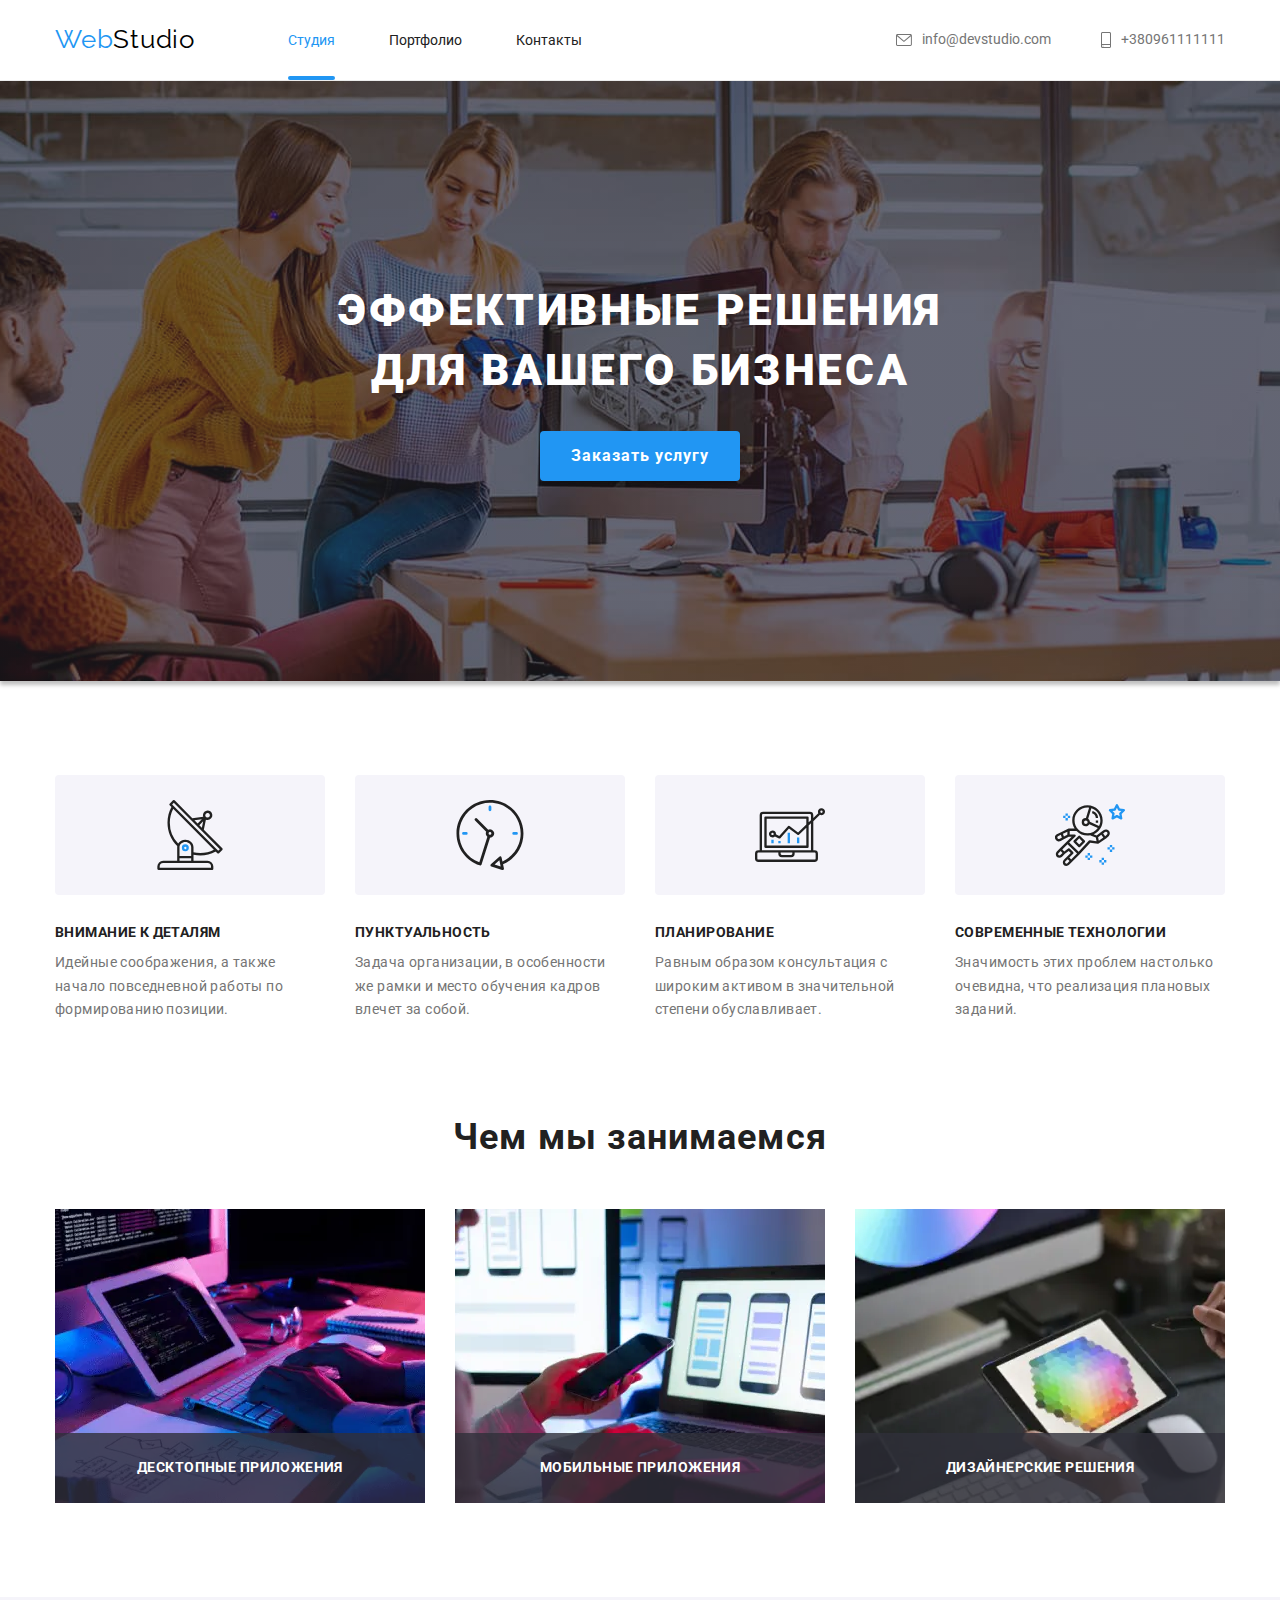
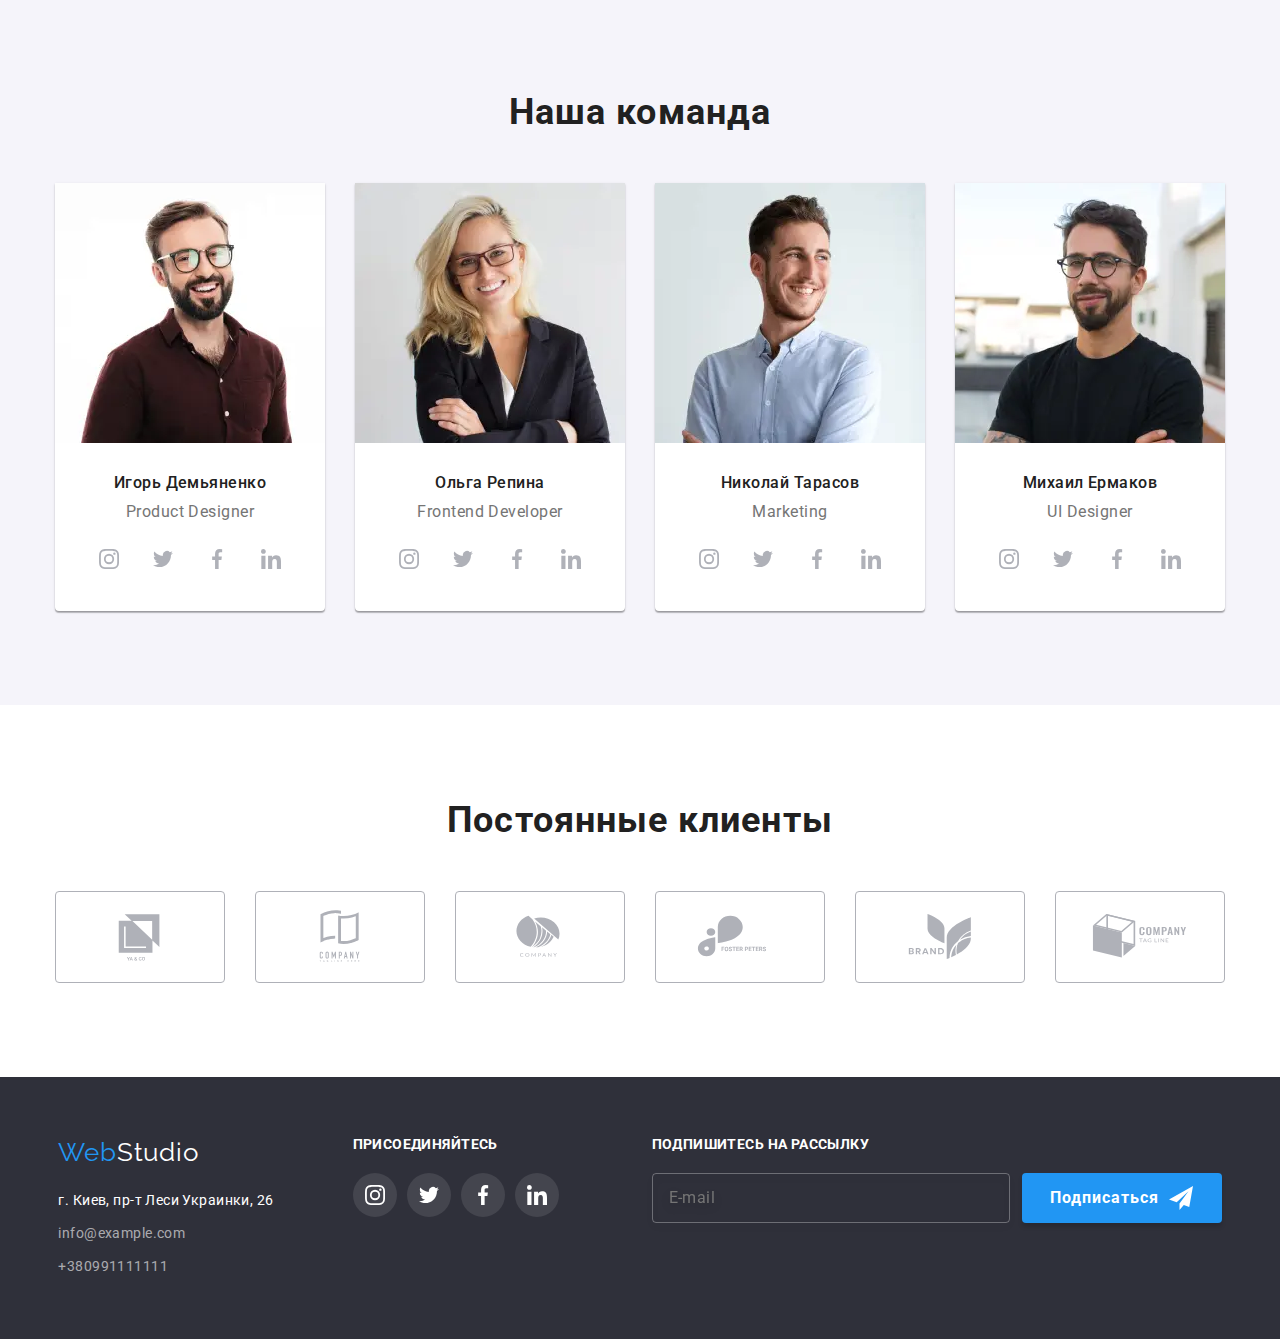
<file: index.html>
<!DOCTYPE html>
<html lang="ru">
  <head>
    <link
      rel="stylesheet"
      href="https://cdnjs.cloudflare.com/ajax/libs/modern-normalize/1.0.0/modern-normalize.min.css"
    />
    <meta name="description" content="" />
    <meta charset="UTF-8" />
    <meta http-equiv="X-UA-Compatible" content="IE=edge" />
    <meta name="viewport" content="width=device-width, initial-scale=1.0" />
    <title>Вебстудия</title>
    <link rel="stylesheet" href="./css/main.min.css" />
    <link rel="preconnect" href="https://fonts.googleapis.com" />
    <link rel="preconnect" href="https://fonts.gstatic.com" crossorigin />
    <link rel="preconnect" href="https://fonts.googleapis.com" />
    <link rel="preconnect" href="https://fonts.gstatic.com" crossorigin />
    <link rel="preconnect" href="https://fonts.googleapis.com" />
    <link rel="preconnect" href="https://fonts.gstatic.com" crossorigin />
    <link
      href="https://fonts.googleapis.com/css2?family=Raleway:wght@700&family=Roboto:wght@400;500;700;900&display=swap"
      rel="stylesheet"
    />
  </head>
  <body>
    <!-- Верхняя линия -->
    <header class="page-header">
      <div class="page-header__container container">
        <nav class="page-header__nav">
          <!-------Logo------------->
          <a href="./index.html" class="logo page-header__logo" lang="en">
            Web<span class="logo__part-end logo__part-end--black">Studio</span>
          </a>
          <!-- -----------Mobile-menu-button-------------- -->
          <button
            type="button"
            class="menu-btn"
            aria-expanded="false"
            aria-controls="mobile_menu_thumb"
            data-menu-button
          >
            <svg width="40px" height="40px" aria-label="Переключатель мобильного меню">
              <use class="icon-cross" href="./images/icons.svg#icon-close_menu"></use>
              <use class="icon-menu" href="./images/icons.svg#icon-menu"></use>
            </svg>
          </button>

          <!---------------Navigation-menu------------>
          <div class="mobile-menu-thumb" id="mobile_menu_thumb" data-menu>
            <ul class="site-nav-list">
              <li class="site-nav-list__item">
                <a class="site-nav-list__link site-nav-list__link--current" href="index.html"
                  >Студия</a
                >
              </li>
              <li class="site-nav-list__item">
                <a class="site-nav-list__link" href="./portfolio.html">Портфолио</a>
              </li>
              <li class="site-nav-list__item">
                <a class="site-nav-list__link" href="">Контакты</a>
              </li>
            </ul>
            <ul class="connection-list">
              <li class="connection-list__item">
                <a class="connection-list__link" lang="en" href="mailto:info@devstudio.com"
                  ><svg class="connection-list__icon icon-envelope">
                    <use href="./images/icons.svg#icon-envelope"></use></svg
                  >info@devstudio.com</a
                >
              </li>
              <li class="connection-list__item">
                <a class="connection-list__link tel-link" href="tel:+380961111111"
                  ><svg class="connection-list__icon icon-smartphone">
                    <use href="./images/icons.svg#icon-smartphone"></use></svg
                  >+380961111111</a
                >
              </li>
            </ul>
            <ul class="socwebs-list">
              <li class="socwebs-list__item">
                <a href="" class="socwebs-list__link">Instagram</a>
              </li>
              <li class="socwebs-list__item">
                <a href="" class="socwebs-list__link">Twitter</a>
              </li>
              <li class="socwebs-list__item">
                <a href="" class="socwebs-list__link">Facebook</a>
              </li>
              <li class="socwebs-list__item">
                <a href="" class="socwebs-list__link">LinkedIn</a>
              </li>
            </ul>
          </div>
        </nav>
      </div>
    </header>

    <main class="page-main">
      <!-------- ГЕРОЙ------->
      <section class="hero">
        <div class="hero__overlay">
          <div class="hero__container container">
            <h1 class="hero__title">Эффективные решения для вашего бизнеса</h1>
            <button class="btn" data-modal-open>Заказать услугу</button>
          </div>
        </div>
      </section>

      <!-- Особенности -->
      <section class="feature-section section">
        <div class="container">
          <h2 class="visually-hidden">Особенности</h2>
          <ul class="feature-list">
            <li class="feature-list__item">
              <div class="feature-list__thumb">
                <svg class="feature-list__icon">
                  <use href="./images/icons.svg#icon-bgfeature1"></use>
                </svg>
              </div>
              <h3 class="feature-list__subtitle subtitle">Внимание к деталям</h3>
              <p class="feature-list__description">
                Идейные соображения, а также начало повседневной работы по формированию позиции.
              </p>
            </li>
            <li class="feature-list__item">
              <div class="feature-list__thumb">
                <svg class="feature-list__icon">
                  <use href="./images/icons.svg#icon-bgfeature2"></use>
                </svg>
              </div>
              <h3 class="feature-list__subtitle subtitle">Пунктуальность</h3>
              <p class="feature-list__description">
                Задача организации, в особенности же рамки и место обучения кадров влечет за собой.
              </p>
            </li>
            <li class="feature-list__item">
              <div class="feature-list__thumb">
                <svg class="feature-list__icon">
                  <use href="./images/icons.svg#icon-bgfeature3"></use>
                </svg>
              </div>
              <h3 class="feature-list__subtitle subtitle">Планирование</h3>
              <p class="feature-list__description">
                Равным образом консультация с широким активом в значительной степени обуславливает.
              </p>
            </li>
            <li class="feature-list__item">
              <div class="feature-list__thumb">
                <svg class="feature-list__icon">
                  <use href="./images/icons.svg#icon-bgfeature4"></use>
                </svg>
              </div>
              <h3 class="feature-list__subtitle subtitle">Современные технологии</h3>
              <p class="feature-list__description">
                Значимость этих проблем настолько очевидна, что реализация плановых заданий.
              </p>
            </li>
          </ul>
        </div>
      </section>

      <!-- Чем мы занимаемся -->
      <section class="our-work section">
        <div class="our-work__container container">
          <h2 class="section__title">Чем мы занимаемся</h2>
          <ul class="our-work__list">
            <li class="our-work__item">
              <div class="example-thumb">
                <picture>
                  <source
                    srcset="
                      ./images/work-boxes/work-box-first.webp   1x,
                      ./images/work-boxes/work-box-first2x.webp 2x
                    "
                    width="370px"
                    type="image/webp"
                  />

                  <img
                    srcset="
                      ./images/work-boxes/work-box-first.jpg   1x,
                      ./images/work-boxes/work-box-first2x.jpg 2x
                    "
                    class="example-thumb__img"
                    src="./images/work-boxes/work-box-first.jpg"
                    width="370px"
                    alt="Десктопные приложения"
                  />
                </picture>
                <div class="example-thumb__description">
                  <h3 class="example-thumb__title subtitle">Десктопные приложения</h3>
                </div>
              </div>
            </li>
            <li class="our-work__item">
              <div class="example-thumb">
                <picture>
                  <source
                    srcset="
                      ./images/work-boxes/work-box-second.webp   1x,
                      ./images/work-boxes/work-box-second2x.webp 2x
                    "
                    width="370px"
                    type="image/webp"
                  />

                  <img
                    srcset="
                      ./images/work-boxes/work-box-second.jpg   1x,
                      ./images/work-boxes/work-box-second2x.jpg 2x
                    "
                    class="example-thumb__img"
                    src="./images/work-boxes/work-box-second.jpg"
                    alt="Мобильные приложения"
                    width="370px"
                  />
                </picture>
                <div class="example-thumb__description">
                  <h3 class="example-thumb__title subtitle">Мобильные приложения</h3>
                </div>
              </div>
            </li>
            <li class="our-work__item">
              <div class="example-thumb">
                <picture>
                  <source
                    srcset="
                      ./images/work-boxes/work-box-third.webp   1x,
                      ./images/work-boxes/work-box-third2x.webp 2x
                    "
                    width="370px"
                    type="image/webp"
                  />

                  <img
                    srcset="
                      ./images/work-boxes/work-box-third.jpg   1x,
                      ./images/work-boxes/work-box-third2x.jpg 2x
                    "
                    class="example-thumb__img"
                    src="./images/work-boxes/work-box-third.jpg"
                    alt="Дизайнерские решения"
                    width="370px"
                  />
                </picture>
                <div class="example-thumb__description">
                  <h3 class="example-thumb__title subtitle">Дизайнерские решения</h3>
                </div>
              </div>
            </li>
          </ul>
        </div>
      </section>

      <!-- Наша команда -->
      <section class="team-section section">
        <div class="container">
          <h2 class="section__title">Наша команда</h2>
          <ul class="team-list">
            <li class="member-card">
              <picture class="member-card__photo">
                <!-- <source
                  srcset="
                    ./images/members/member-Ihor-desktop.webp   270w,
                    ./images/members/member-Ihor-tablet.webp    354w,
                    ./images/members/member-Ihor-mobile.webp    450w,
                    ./images/members/member-Ihor-desktop2x.webp 540w,
                    ./images/members/member-Ihor-tablet2x.webp  708w,
                    ./images/members/member-Ihor-mobile2x.webp  900w
                  "
                  sizes="(min-width: 1200px) 25vw, (min-width: 768px) 50vw, 100vw"
                  type="image/webp"
                />
                <source
                  srcset="
                    ./images/members/member-Ihor-desktop.jpg   270w,
                    ./images/members/member-Ihor-tablet.jpg    354w,
                    ./images/members/member-Ihor-mobile.jpg    450w,
                    ./images/members/member-Ihor-desktop2x.jpg 540w,
                    ./images/members/member-Ihor-tablet2x.jpg  708w,
                    ./images/members/member-Ihor-mobile2x.jpg  900w
                  "
                  sizes="(min-width: 1200px) 25vw, (min-width: 768px) 50vw, 100vw"
                  type="image/jpg"
                /> -->
                <source
                  media="screen and (min-width: 1200px)"
                  srcset="
                    ./images/members/member-Ihor-desktop.webp   1x,
                    ./images/members/member-Ihor-desktop2x.webp 2x
                  "
                  type="image/webp"
                />
                <source
                  media="screen and (min-width: 1200px)"
                  srcset="
                    ./images/members/member-Ihor-desktop.jpg   1x,
                    ./images/members/member-Ihor-desktop2x.jpg 2x
                  "
                  type="image/jpg"
                />
                <source
                  media="screen and (min-width: 768px)"
                  srcset="
                    ./images/members/member-Ihor-tablet.webp   1x,
                    ./images/members/member-Ihor-tablet2x.webp 2x
                  "
                  type="image/webp"
                />
                <source
                  media="screen and (min-width: 768px)"
                  srcset="
                    ./images/members/member-Ihor-tablet.jpg   1x,
                    ./images/members/member-Ihor-tablet2x.jpg 2x
                  "
                  type="image/jpg"
                />
                <source
                  media="screen and (max-width: 767px)"
                  srcset="
                    ./images/members/member-Ihor-mobile.webp   1x,
                    ./images/members/member-Ihor-mobile2x.webp 2x
                  "
                  type="image/webp"
                />
                <source
                  media="screen and (max-width: 767px)"
                  srcset="
                    ./images/members/member-Ihor-mobile.jpg   1x,
                    ./images/members/member-Ihor-mobile2x.jpg 2x
                  "
                  type="image/jpg"
                />
                <img src="./images/members/member-Ihor-desktop.jpg" alt="Фото Игоря Демьяненко" />
              </picture>
              <h3 class="member-card__name">Игорь Демьяненко</h3>
              <p class="member-card__position" lang="en">Product Designer</p>
              <ul class="soc-list">
                <li class="soc-list__item">
                  <a
                    tabindex="0"
                    class="soc-link"
                    href=""
                    target="_blank"
                    rel="nofollow noreferrer noopener"
                  >
                    <svg class="soc-link__icon soc-link__icon--grey">
                      <use href="./images/icons.svg#icon-instagram"></use>
                    </svg>
                  </a>
                </li>
                <li class="soc-list__item">
                  <a
                    tabindex="0"
                    class="soc-link"
                    href=""
                    target="_blank"
                    rel="nofollow noreferrer noopener"
                  >
                    <svg class="soc-link__icon soc-link__icon--grey">
                      <use href="./images/icons.svg#icon-twitter"></use>
                    </svg>
                  </a>
                </li>
                <li class="soc-list__item">
                  <a
                    tabindex="0"
                    class="soc-link"
                    href=""
                    target="_blank"
                    rel="nofollow noreferrer noopener"
                  >
                    <svg class="soc-link__icon soc-link__icon--grey">
                      <use href="./images/icons.svg#icon-facebook-footer"></use>
                    </svg>
                  </a>
                </li>
                <li class="soc-list__item">
                  <a
                    tabindex="0"
                    class="soc-link"
                    href=""
                    target="_blank"
                    rel="nofollow noreferrer noopener"
                  >
                    <svg class="soc-link__icon soc-link__icon--grey">
                      <use href="./images/icons.svg#icon-linkedin"></use>
                    </svg>
                  </a>
                </li>
              </ul>
            </li>
            <li class="member-card">
              <picture class="member-card__photo">
                <!-- <source
                  srcset="
                    ./images/members/member-Olha-desktop.webp   270w,
                    ./images/members/member-Olha-tablet.webp    354w,
                    ./images/members/member-Olha-mobile.webp    450w,
                    ./images/members/member-Olha-desktop2x.webp 540w,
                    ./images/members/member-Olha-tablet2x.webp  708w,
                    ./images/members/member-Olha-mobile2x.webp  900w
                  "
                  sizes="(min-width: 1200px) 25vw, (min-width: 768px) 50vw, 100vw"
                  type="image/webp"
                />
                <source
                  srcset="
                    ./images/members/member-Olha-desktop.jpg   270w,
                    ./images/members/member-Olha-tablet.jpg    354w,
                    ./images/members/member-Olha-mobile.jpg    450w,
                    ./images/members/member-Olha-desktop2x.jpg 540w,
                    ./images/members/member-Olha-tablet2x.jpg  708w,
                    ./images/members/member-Olha-mobile2x.jpg  900w
                  "
                  sizes="(min-width: 1200px) 25vw, (min-width: 768px) 50vw, 100vw"
                  type="image/jpg"
                /> -->
                <source
                  media="screen and (min-width: 1200px)"
                  srcset="
                    ./images/members/member-Olha-desktop.webp   1x,
                    ./images/members/member-Olha-desktop2x.webp 2x
                  "
                  type="image/webp"
                />
                <source
                  media="screen and (min-width: 1200px)"
                  srcset="
                    ./images/members/member-Olha-desktop.jpg   1x,
                    ./images/members/member-Olha-desktop2x.jpg 2x
                  "
                  type="image/jpg"
                />
                <source
                  media="screen and (min-width: 768px)"
                  srcset="
                    ./images/members/member-Olha-tablet.webp   1x,
                    ./images/members/member-Olha-tablet2x.webp 2x
                  "
                  type="image/webp"
                />
                <source
                  media="screen and (min-width: 768px)"
                  srcset="
                    ./images/members/member-Olha-tablet.jpg   1x,
                    ./images/members/member-Olha-tablet2x.jpg 2x
                  "
                  type="image/jpg"
                />
                <source
                  media="screen and (max-width: 767px)"
                  srcset="
                    ./images/members/member-Olha-mobile.webp   1x,
                    ./images/members/member-Olha-mobile2x.webp 2x
                  "
                  type="image/webp"
                />
                <source
                  media="screen and (max-width: 767px)"
                  srcset="
                    ./images/members/member-Olha-mobile.jpg   1x,
                    ./images/members/member-Olha-mobile2x.jpg 2x
                  "
                  type="image/jpg"
                />
                <img src="./images/members/member-Olha-desktop.jpg" alt="Фото Ольги Репиной" />
              </picture>

              <h3 class="member-card__name">Ольга Репина</h3>
              <p class="member-card__position" lang="en">Frontend Developer</p>
              <ul class="soc-list">
                <li class="soc-list__item">
                  <a
                    tabindex="0"
                    class="soc-link"
                    href=""
                    target="_blank"
                    rel="nofollow noreferrer noopener"
                  >
                    <svg class="soc-link__icon soc-link__icon--grey">
                      <use href="./images/icons.svg#icon-instagram"></use>
                    </svg>
                  </a>
                </li>
                <li class="soc-list__item">
                  <a
                    tabindex="0"
                    class="soc-link"
                    href=""
                    target="_blank"
                    rel="nofollow noreferrer noopener"
                  >
                    <svg class="soc-link__icon soc-link__icon--grey">
                      <use href="./images/icons.svg#icon-twitter"></use>
                    </svg>
                  </a>
                </li>
                <li class="soc-list__item">
                  <a
                    tabindex="0"
                    class="soc-link"
                    href=""
                    target="_blank"
                    rel="nofollow noreferrer noopener"
                  >
                    <svg class="soc-link__icon soc-link__icon--grey">
                      <use href="./images/icons.svg#icon-facebook-footer"></use>
                    </svg>
                  </a>
                </li>
                <li class="soc-list__item">
                  <a
                    tabindex="0"
                    class="soc-link"
                    href=""
                    target="_blank"
                    rel="nofollow noreferrer noopener"
                  >
                    <svg class="soc-link__icon soc-link__icon--grey">
                      <use href="./images/icons.svg#icon-linkedin"></use>
                    </svg>
                  </a>
                </li>
              </ul>
            </li>
            <li class="member-card">
              <picture class="member-card__photo">
                <!-- <source
                  srcset="
                    ./images/members/member-Nik-desktop.webp   270w,
                    ./images/members/member-Nik-tablet.webp    354w,
                    ./images/members/member-Nik-mobile.webp    450w,
                    ./images/members/member-Nik-desktop2x.webp 540w,
                    ./images/members/member-Nik-tablet2x.webp  708w,
                    ./images/members/member-Nik-mobile2x.webp  900w
                  "
                  sizes="(min-width: 1200px) 25vw, (min-width: 768px) 50vw, 100vw"
                  type="image/webp"
                />
                <source
                  srcset="
                    ./images/members/member-Nik-desktop.jpg   270w,
                    ./images/members/member-Nik-desktop2x.jpg 354w,
                    ./images/members/member-Nik-tablet.jpg    450w,
                    ./images/members/member-Nik-tablet2x.jpg  540w,
                    ./images/members/member-Nik-mobile.jpg    708w,
                    ./images/members/member-Nik-mobile2x.jpg  900w
                  "
                  sizes="(min-width: 1200px) 25vw, (min-width: 768px) 50vw, 100vw"
                  type="image/jpg"
                /> -->
                <source
                  media="screen and (min-width: 1200px)"
                  srcset="
                    ./images/members/member-Nik-desktop.webp   1x,
                    ./images/members/member-Nik-desktop2x.webp 2x
                  "
                  type="image/webp"
                />
                <source
                  media="screen and (min-width: 1200px)"
                  srcset="
                    ./images/members/member-Nik-desktop.jpg   1x,
                    ./images/members/member-Nik-desktop2x.jpg 2x
                  "
                  type="image/jpg"
                />
                <source
                  media="screen and (min-width: 768px)"
                  srcset="
                    ./images/members/member-Nik-tablet.webp   1x,
                    ./images/members/member-Nik-tablet2x.webp 2x
                  "
                  type="image/webp"
                />
                <source
                  media="screen and (min-width: 768px)"
                  srcset="
                    ./images/members/member-Nik-tablet.jpg   1x,
                    ./images/members/member-Nik-tablet2x.jpg 2x
                  "
                  type="image/jpg"
                />
                <source
                  media="screen and (max-width: 767px)"
                  srcset="
                    ./images/members/member-Nik-mobile.webp   1x,
                    ./images/members/member-Nik-mobile2x.webp 2x
                  "
                  type="image/webp"
                />
                <source
                  media="screen and (max-width: 767px)"
                  srcset="
                    ./images/members/member-Nik-mobile.jpg   1x,
                    ./images/members/member-Nik-mobile2x.jpg 2x
                  "
                  type="image/jpg"
                />
                <img
                  src="./images/members/member-Nik-desktop.jpg"
                  alt="Фото Николая Тарасова"
                  sizes="(min-width: 1200px) 25vw, (min-width: 768px) 50vw, 100vw"
                />
              </picture>
              <h3 class="member-card__name">Николай Тарасов</h3>
              <p class="member-card__position" lang="en">Marketing</p>
              <ul class="soc-list">
                <li class="soc-list__item">
                  <a
                    tabindex="0"
                    class="soc-link"
                    href=""
                    target="_blank"
                    rel="nofollow noreferrer noopener"
                  >
                    <svg class="soc-link__icon soc-link__icon--grey">
                      <use href="./images/icons.svg#icon-instagram"></use>
                    </svg>
                  </a>
                </li>
                <li class="soc-list__item">
                  <a
                    tabindex="0"
                    class="soc-link"
                    href=""
                    target="_blank"
                    rel="nofollow noreferrer noopener"
                  >
                    <svg class="soc-link__icon soc-link__icon--grey">
                      <use href="./images/icons.svg#icon-twitter"></use>
                    </svg>
                  </a>
                </li>
                <li class="soc-list__item">
                  <a
                    tabindex="0"
                    class="soc-link"
                    href=""
                    target="_blank"
                    rel="nofollow noreferrer noopener"
                  >
                    <svg class="soc-link__icon soc-link__icon--grey">
                      <use href="./images/icons.svg#icon-facebook-footer"></use>
                    </svg>
                  </a>
                </li>
                <li class="soc-list__item">
                  <a
                    tabindex="0"
                    class="soc-link"
                    href=""
                    target="_blank"
                    rel="nofollow noreferrer noopener"
                  >
                    <svg class="soc-link__icon soc-link__icon--grey">
                      <use href="./images/icons.svg#icon-linkedin"></use>
                    </svg>
                  </a>
                </li>
              </ul>
            </li>
            <li class="member-card">
              <picture class="member-card__photo">
                <!-- <source
                  srcset="
                    ./images/members/member-Mike-desktop.webp   270w,
                    ./images/members/member-Mike-tablet.webp    354w,
                    ./images/members/member-Mike-mobile.webp    450w,
                    ./images/members/member-Mike-desktop2x.webp 540w,
                    ./images/members/member-Mike-tablet2x.webp  708w,
                    ./images/members/member-Mike-mobile2x.webp  900w
                  "
                  sizes="(min-width: 1200px) 25vw, (min-width: 768px) 50vw, 100vw"
                  type="image/webp"
                />
                <source
                  srcset="
                    ./images/members/member-Mike-desktop.jpg   270w,
                    ./images/members/member-Mike-tablet.jpg    354w,
                    ./images/members/member-Mike-mobile.jpg    450w,
                    ./images/members/member-Mike-desktop2x.jpg 540w,
                    ./images/members/member-Mike-tablet2x.jpg  708w,
                    ./images/members/member-Mike-mobile2x.jpg  900w
                  "
                  sizes="(min-width: 1200px) 25vw, (min-width: 768px) 50vw, 100vw"
                  type="image/jpg"
                /> -->
                <source
                  media="screen and (min-width: 1200px)"
                  srcset="
                    ./images/members/member-Mike-desktop.webp   1x,
                    ./images/members/member-Mike-desktop2x.webp 2x
                  "
                  type="image/webp"
                />
                <source
                  media="screen and (min-width: 1200px)"
                  srcset="
                    ./images/members/member-Mike-desktop.jpg   1x,
                    ./images/members/member-Mike-desktop2x.jpg 2x
                  "
                  type="image/jpg"
                />
                <source
                  media="screen and (min-width: 768px)"
                  srcset="
                    ./images/members/member-Mike-tablet.webp   1x,
                    ./images/members/member-Mike-tablet2x.webp 2x
                  "
                  type="image/webp"
                />
                <source
                  media="screen and (min-width: 768px)"
                  srcset="
                    ./images/members/member-Mike-tablet.jpg   1x,
                    ./images/members/member-Mike-tablet2x.jpg 2x
                  "
                  type="image/jpg"
                />
                <source
                  media="screen and (max-width: 767px)"
                  srcset="
                    ./images/members/member-Mike-mobile.webp   1x,
                    ./images/members/member-Mike-mobile2x.webp 2x
                  "
                  type="image/webp"
                />
                <source
                  media="screen and (max-width: 767px)"
                  srcset="
                    ./images/members/member-Mike-mobile.jpg   1x,
                    ./images/members/member-Mike-mobile2x.jpg 2x
                  "
                  type="image/jpg"
                />
                <img src="./images/members/member-Mike-desktop.jpg" alt="Фото Михаила Ермакова" />
              </picture>
              <h3 class="member-card__name">Михаил Ермаков</h3>
              <p class="member-card__position" lang="en">UI Designer</p>
              <ul class="soc-list">
                <li class="soc-list__item">
                  <a
                    tabindex="0"
                    class="soc-link"
                    href=""
                    target="_blank"
                    rel="nofollow noreferrer noopener"
                  >
                    <svg class="soc-link__icon soc-link__icon--grey">
                      <use href="./images/icons.svg#icon-instagram"></use>
                    </svg>
                  </a>
                </li>
                <li class="soc-list__item">
                  <a
                    tabindex="0"
                    class="soc-link"
                    href=""
                    target="_blank"
                    rel="nofollow noreferrer noopener"
                  >
                    <svg class="soc-link__icon soc-link__icon--grey">
                      <use href="./images/icons.svg#icon-twitter"></use>
                    </svg>
                  </a>
                </li>
                <li class="soc-list__item">
                  <a
                    tabindex="0"
                    class="soc-link"
                    href=""
                    target="_blank"
                    rel="nofollow noreferrer noopener"
                  >
                    <svg class="soc-link__icon soc-link__icon--grey">
                      <use href="./images/icons.svg#icon-facebook-footer"></use>
                    </svg>
                  </a>
                </li>
                <li class="soc-list__item">
                  <a
                    tabindex="0"
                    class="soc-link"
                    href=""
                    target="_blank"
                    rel="nofollow noreferrer noopener"
                  >
                    <svg class="soc-link__icon soc-link__icon--grey">
                      <use href="./images/icons.svg#icon-linkedin"></use>
                    </svg>
                  </a>
                </li>
              </ul>
            </li>
          </ul>
        </div>
      </section>

      <!-- Постоянные клиенты --------------->
      <section class="section">
        <div class="container">
          <h2 class="section__title">Постоянные клиенты</h2>
          <ul class="customer-list">
            <li tabindex="0" class="customer-list__item">
              <a tabindex="1" class="customer-link link" href="">
                <svg class="customer-link__icon customer-link__icon--grey">
                  <use href="./images/icons.svg#icon-customer1"></use>
                </svg>
              </a>
            </li>
            <li tabindex="0" class="customer-list__item">
              <a tabindex="1" class="customer-link link" href="">
                <svg class="customer-link__icon customer-link__icon--grey">
                  <use href="./images/icons.svg#icon-customer2"></use>
                </svg>
              </a>
            </li>
            <li tabindex="0" class="customer-list__item">
              <a tabindex="1" class="customer-link link" href="">
                <svg class="customer-link__icon customer-link__icon--grey">
                  <use href="./images/icons.svg#icon-customer3"></use>
                </svg>
              </a>
            </li>
            <li tabindex="0" class="customer-list__item">
              <a tabindex="1" class="customer-link link" href="">
                <svg class="customer-link__icon customer-link__icon--grey">
                  <use href="./images/icons.svg#icon-customer4"></use>
                </svg>
              </a>
            </li>
            <li tabindex="0" class="customer-list__item">
              <a tabindex="1" class="customer-link link" href="">
                <svg class="customer-link__icon customer-link__icon--grey">
                  <use href="./images/icons.svg#icon-customer5"></use>
                </svg>
              </a>
            </li>
            <li tabindex="0" class="customer-list__item">
              <a tabindex="1" class="customer-link link" href="">
                <svg class="customer-link__icon customer-link__icon--grey">
                  <use href="./images/icons.svg#icon-customer6"></use>
                </svg>
              </a>
            </li>
          </ul>
        </div>
      </section>
    </main>

    <!-- Подвал -->
    <footer class="footer">
      <div class="footer-container container">
        <div class="footer__contacts">
          <!--Logo-->
          <a href="./index.html" class="logo" lang="en">
            Web<span class="logo__part-end logo__part-end--white">Studio</span>
          </a>
          <!-- Contact address -->
          <address class="footer__address">
            <p class="map-address">г. Киев, пр-т Леси Украинки, 26</p>
            <a class="contact-link" href="mailto:info@example.com">info@example.com</a>
            <a class="contact-link" href="tel:+380991111111">+380991111111</a>
          </address>
        </div>

        <!-- ПРИСОЕДИНЯЙТЕСЬ  -->
        <div class="footer__join">
          <p class="footer__subtitle">Присоединяйтесь</p>
          <ul class="soc-list">
            <li class="soc-list__item">
              <a
                tabindex="0"
                class="soc-link soc-link--grey"
                href=""
                target="_blank"
                rel="nofollow noreferrer noopener"
              >
                <svg class="soc-link__icon soc-link__icon--white">
                  <use href="./images/icons.svg#icon-instagram"></use>
                </svg>
              </a>
            </li>
            <li class="soc-list__item">
              <a
                tabindex="0"
                class="soc-link soc-link--grey"
                href=""
                target="_blank"
                rel="nofollow noreferrer noopener"
              >
                <svg class="soc-link__icon soc-link__icon--white">
                  <use href="./images/icons.svg#icon-twitter"></use>
                </svg>
              </a>
            </li>
            <li class="soc-list__item">
              <a
                tabindex="0"
                class="soc-link soc-link--grey"
                href=""
                target="_blank"
                rel="nofollow noreferrer noopener"
              >
                <svg class="soc-link__icon soc-link__icon--white">
                  <use href="./images/icons.svg#icon-facebook-footer"></use>
                </svg>
              </a>
            </li>
            <li class="soc-list__item">
              <a
                tabindex="0"
                class="soc-link soc-link--grey"
                href=""
                target="_blank"
                rel="nofollow noreferrer noopener"
              >
                <svg class="soc-link__icon soc-link__icon--white">
                  <use href="./images/icons.svg#icon-linkedin"></use>
                </svg>
              </a>
            </li>
          </ul>
        </div>

        <!-- ПОДПИШИТЕСЬ НА РАССЫЛКУ -->
        <form сlass="subscribe">
          <p class="footer__subtitle">Подпишитесь на рассылку</p>
          <label class="subscribe__label">
            <input
              type="email"
              name="e-mail"
              placeholder="E-mail"
              class="subscribe__input"
              required=""
            />
            <button class="btn" type="submit">
              Подписаться
              <svg class="send-icon" width="24px" height="24px">
                <use href="./images/icons.svg#icon-send"></use>
              </svg>
            </button>
          </label>
        </form>
      </div>
    </footer>

    <!-- ----- Бэкдроп с модалкой----- -->
    <div class="backdrop is-hidden" data-modal>
      <div class="modal">
        <button class="btn-close" data-modal-close>
          <svg class="btn-close__icon" width="11px" height="11px">
            <use href="./images/icons.svg#icon-btn-close"></use>
          </svg>
        </button>
        <form class="order-form" autocomplete="off">
          <p class="order-form__head">Оставьте свои данные, мы вам перезвоним</p>
          <div class="form-field">
            <label class="form-field__label" for="name_input">Имя</label>
            <div class="input-wrap">
              <input
                class="form-field__input"
                type="text"
                name="name"
                placeholder=""
                id="name_input"
                required
              />
              <svg class="form-field__icon" width="18" height="18">
                <use href="./images/icons.svg#icon-person"></use>
              </svg>
            </div>
          </div>
          <div class="form-field" autocomplete="off">
            <label class="form-field__label" for="tel_input">Телефон</label>
            <div class="input-wrap">
              <input
                class="form-field__input"
                type="tel"
                name="tel"
                placeholder=""
                id="tel_input"
                required
              />
              <svg class="form-field__icon" width="18" height="18">
                <use href="./images/icons.svg#icon-phone"></use>
              </svg>
            </div>
          </div>

          <div class="form-field">
            <label class="form-field__label" for="mail_input">Почта</label>
            <div class="input-wrap">
              <input
                class="form-field__input"
                type="email"
                name="email"
                placeholder=""
                class="mail-input"
                id="mail_input"
                required
              />
              <svg class="form-field__icon" width="18" height="18">
                <use href="./images/icons.svg#icon-email"></use>
              </svg>
            </div>
          </div>

          <div class="form-field">
            <label class="form-field__label" for="comment_input">Комментарий</label>
            <textarea
              class="form-field__textarea"
              name="comment"
              placeholder="Введите текст"
              rows="7"
              id="comment_input"
            ></textarea>
          </div>

          <label class="checkbox">
            <input
              class="visually-hidden checkbox__input"
              type="checkbox"
              name="checkbox-input"
              required
            />
            <span class="checkbox__icon"></span>
            Соглашаюсь с рассылкой и принимаю&nbsp
            <a class="agreement-link" href="">Условия договора</a>
          </label>

          <button type="submit" class="btn">Отправить</button>
        </form>
      </div>
    </div>
    <script src="./js/modal.js"></script>
    <script src="./js/mobile-menu.js"></script>
  </body>
</html>
</file>
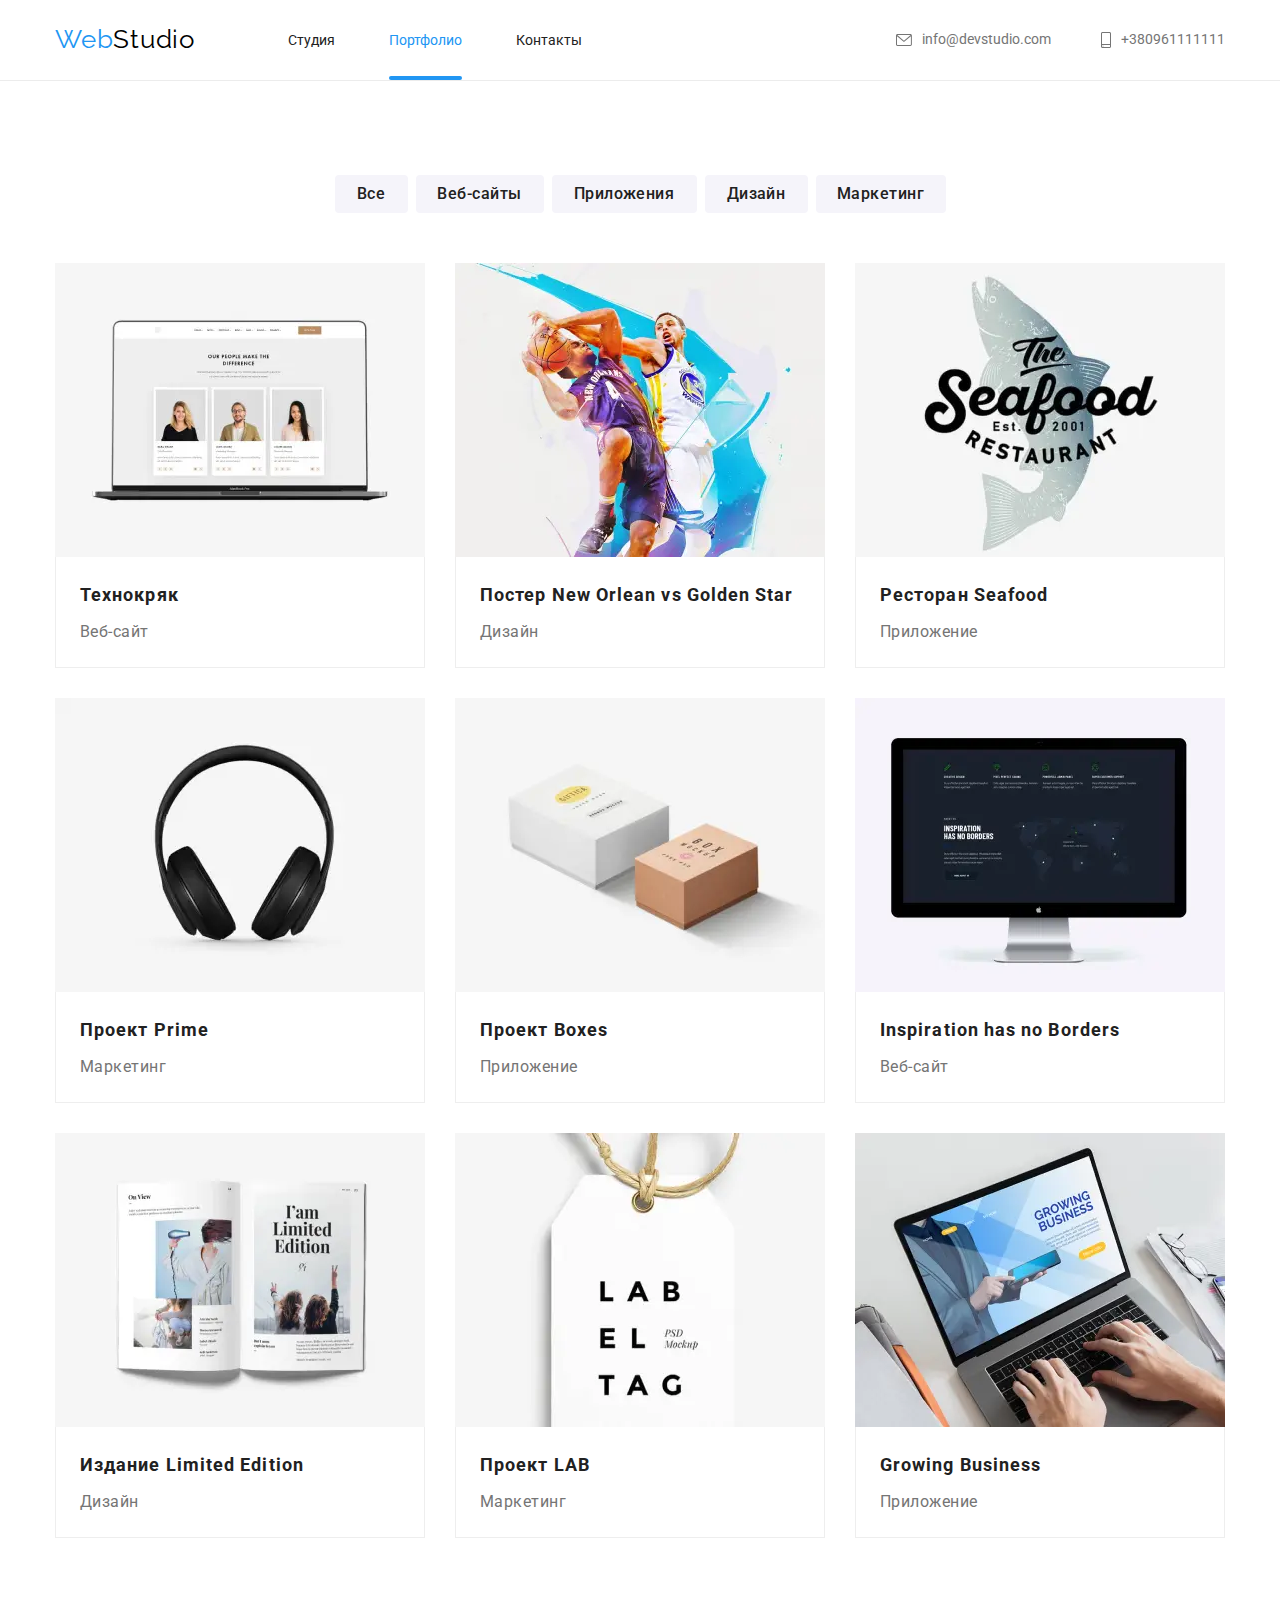
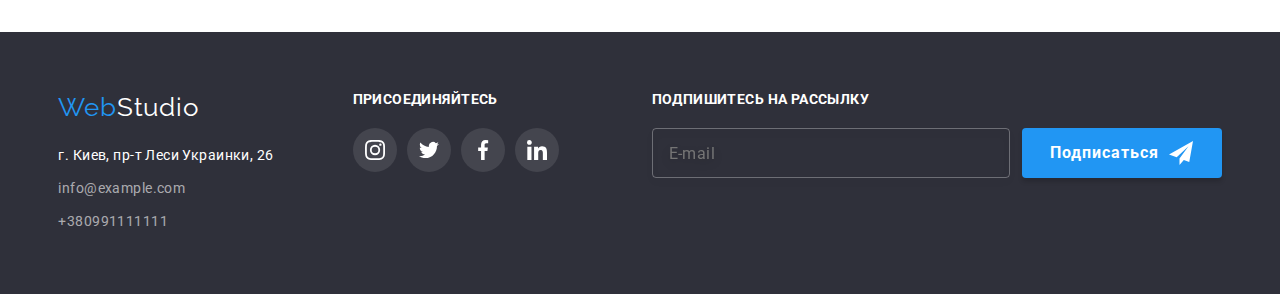
<file: portfolio.html>
<!DOCTYPE html>
<html lang="ru">
  <head>
    <link
      rel="stylesheet"
      href="https://cdnjs.cloudflare.com/ajax/libs/modern-normalize/1.0.0/modern-normalize.min.css"
    />
    <meta charset="UTF-8" />
    <meta http-equiv="X-UA-Compatible" content="IE=edge" />
    <meta name="viewport" content="width=device-width, initial-scale=1.0" />
    <title>Портфолио</title>
    <link rel="stylesheet" href="./css/portfolio.min.css" />
    <link rel="preconnect" href="https://fonts.googleapis.com" />
    <link rel="preconnect" href="https://fonts.gstatic.com" crossorigin />
    <link rel="preconnect" href="https://fonts.googleapis.com" />
    <link rel="preconnect" href="https://fonts.gstatic.com" crossorigin />
    <link rel="preconnect" href="https://fonts.googleapis.com" />
    <link rel="preconnect" href="https://fonts.gstatic.com" crossorigin />
    <link
      href="https://fonts.googleapis.com/css2?family=Raleway:wght@700&family=Roboto:wght@400;500;700;900&display=swap"
      rel="stylesheet"
    />
  </head>
  <body>
    <!-- Верхняя линия -->
    <header class="page-header">
      <div class="page-header__container container">
        <nav class="page-header__nav">
          <!-------Logo------------->
          <a href="./index.html" class="logo page-header__logo" lang="en">
            Web<span class="logo__part-end logo__part-end--black">Studio</span>
          </a>
          <!-- -----------Mobile-menu-button-------------- -->
          <button
            type="button"
            class="menu-btn"
            aria-expanded="false"
            aria-controls="mobile_menu_thumb"
            data-menu-button
          >
            <svg width="40px" height="40px" aria-label="Переключатель мобильного меню">
              <use class="icon-cross" href="./images/icons.svg#icon-close_menu"></use>
              <use class="icon-menu" href="./images/icons.svg#icon-menu"></use>
            </svg>
          </button>

          <!---------------Navigation-menu-mobile------------>
          <div class="mobile-menu-thumb" id="mobile_menu_thumb" data-menu>
            <ul class="site-nav-list">
              <li class="site-nav-list__item">
                <a class="site-nav-list__link" href="index.html">Студия</a>
              </li>
              <li class="site-nav-list__item">
                <a class="site-nav-list__link site-nav-list__link--current" href="./portfolio.html"
                  >Портфолио</a
                >
              </li>
              <li class="site-nav-list__item">
                <a class="site-nav-list__link" href="">Контакты</a>
              </li>
            </ul>
            <ul class="connection-list">
              <li class="connection-list__item">
                <a class="connection-list__link" lang="en" href="mailto:info@devstudio.com"
                  ><svg class="connection-list__icon icon-envelope" width="14" height="10">
                    <use href="./images/icons.svg#icon-envelope"></use></svg
                  >info@devstudio.com</a
                >
              </li>
              <li class="connection-list__item">
                <a class="connection-list__link tel-link" href="tel:+380961111111"
                  ><svg class="connection-list__icon icon-smartphone" width="10" height="14">
                    <use href="./images/icons.svg#icon-smartphone"></use></svg
                  >+380961111111</a
                >
              </li>
            </ul>
            <ul class="socwebs-list">
              <li class="socwebs-list__item">
                <a href="" class="socwebs-list__link">Instagram</a>
              </li>
              <li class="socwebs-list__item">
                <a href="" class="socwebs-list__link">Twitter</a>
              </li>
              <li class="socwebs-list__item">
                <a href="" class="socwebs-list__link">Facebook</a>
              </li>
              <li class="socwebs-list__item">
                <a href="" class="socwebs-list__link">LinkedIn</a>
              </li>
            </ul>
          </div>
        </nav>
      </div>
    </header>

    <main>
      <section class="projects section">
        <div class="portfolio-container container">
          <h1 class="visually-hidden">Наши работы</h1>
          <ul class="filter-list">
            <li class="filter-list__item">
              <button
                class="btn-all filter-list__button"
                type="button"
                style="min-width: 73px"
                data-filter="all"
              >
                Все
              </button>
            </li>
            <li class="filter-list__item">
              <button
                class="btn-websites filter-list__button"
                type="button"
                style="min-width: 128px"
                data-filter="web"
              >
                Веб-сайты
              </button>
            </li>
            <li class="filter-list__item">
              <button
                class="btn-apps filter-list__button"
                type="button"
                style="min-width: 145px"
                data-filter="app"
              >
                Приложения
              </button>
            </li>
            <li class="filter-list__item">
              <button
                class="btn-design filter-list__button"
                type="button"
                style="min-width: 103px"
                data-filter="design"
              >
                Дизайн
              </button>
            </li>
            <li class="filter-list__item">
              <button
                class="btn-marketing filter-list__button"
                type="button"
                style="min-width: 130px"
                data-filter="marketing"
              >
                Маркетинг
              </button>
            </li>
          </ul>

          <ul class="projects-list">
            <li class="projects-list__item web">
              <a href="" class="project-card">
                <div class="project-thumb">
                  <picture>
                    <source
                      media="screen and (min-width: 1200px)"
                      srcset="
                        ./images/projects-desktop/project-first-desktop.webp   1x,
                        ./images/projects-desktop/project-first-desktop2x.webp 2x
                      "
                      type="image/webp"
                    />
                    <source
                      media="screen and (min-width: 1200px)"
                      srcset="
                        ./images/projects-desktop/project-first-desktop.jpg   1x,
                        ./images/projects-desktop/project-first-desktop2x.jpg 2x
                      "
                      type="image/jpg"
                    />

                    <source
                      media="screen and (min-width: 768px)"
                      srcset="
                        ./images/projects-tablet/project-first-tablet.webp   1x,
                        ./images/projects-tablet/project-first-tablet2x.webp 2x
                      "
                      type="image/webp"
                    />
                    <source
                      media="screen and (min-width: 768px)"
                      srcset="
                        ./images/projects-tablet/project-first-tablet.jpg   1x,
                        ./images/projects-tablet/project-first-tablet2x.jpg 2x
                      "
                      type="image/jpg"
                    />

                    <source
                      media="screen and (max-width: 767px)"
                      srcset="
                        ./images/projects-mobile/project-first-mobile.webp   1x,
                        ./images/projects-mobile/project-first-mobile2x.webp 2x
                      "
                      type="image/webp"
                    />
                    <source
                      media="screen and (max-width: 767px)"
                      srcset="
                        ./images/projects-mobile/project-first-mobile.jpg   1x,
                        ./images/projects-mobile/project-first-mobile2x.jpg 2x
                      "
                      type="image/jpg"
                    />
                    <!-- <source
                      srcset="
                        ./images/projects-tablet/project-first-tablet.webp     354w,
                        ./images/projects-desktop/project-first-desktop.webp   370w,
                        ./images/projects-mobile/project-first-mobile.webp     450w,
                        ./images/projects-tablet/project-first-tablet2x.webp   708w,
                        ./images/projects-desktop/project-first-desktop2x.webp 740w,
                        ./images/projects-mobile/project-first-mobile2x.webp   900w
                      "
                      sizes="(min-width: 1200px) 33vw, (min-width: 768px) 50vw, 100vw"
                      type="image/webp"
                    />
                    <source
                      srcset="
                        ./images/projects-tablet/project-first-tablet.jpg     354w,
                        ./images/projects-desktop/project-first-desktop.jpg   370w,
                        ./images/projects-mobile/project-first-mobile.jpg     450w,
                        ./images/projects-tablet/project-first-tablet2x.jpg   708w,
                        ./images/projects-desktop/project-first-desktop2x.jpg 740w,
                        ./images/projects-mobile/project-first-mobile2x.jpg   900w
                      "
                      sizes="(min-width: 1200px) 370px, (min-width: 768px) 354px, 100vw"
                      type="image/jpg"
                    /> -->
                    <img src="./images/projects-tablet/project-first-tablet.jpg" alt="Технокряк" />
                  </picture>
                  <div class="project-thumb__overlay">
                    <p class="overlay__text">
                      Ресурс предлагает комплексные предложения с разным уровнем функционала и
                      сервисов. Все это позволит посетителю получить исчерпывающие сведения о
                      компании или частном лице.
                    </p>
                  </div>
                </div>
                <div class="project-card__description">
                  <h2 class="project-card__title">Технокряк</h2>
                  <p class="project-card__filter">Веб-сайт</p>
                </div>
              </a>
            </li>

            <li class="projects-list__item second design" data-category="design">
              <a href="" class="project-card">
                <div class="project-thumb">
                  <picture>
                    <!-- <source
                      srcset="
                        ./images/projects-tablet/project-second-tablet.webp     354w,
                        ./images/projects-desktop/project-second-desktop.webp   370w,
                        ./images/projects-mobile/project-second-mobile.webp     450w,
                        ./images/projects-tablet/project-second-tablet2x.webp   708w,
                        ./images/projects-desktop/project-second-desktop2x.webp 740w,
                        ./images/projects-mobile/project-second-mobile2x.webp   900w
                      "
                      sizes="(min-width: 1200px) 33vw, (min-width: 768px) 50vw, 100vw"
                      type="image/webp"
                    />
                    <source
                      srcset="
                        ./images/projects-tablet/project-second-tablet.jpg     354w,
                        ./images/projects-desktop/project-second-desktop.jpg   370w,
                        ./images/projects-mobile/project-second-mobile.jpg     450w,
                        ./images/projects-tablet/project-second-tablet2x.jpg   708w,
                        ./images/projects-desktop/project-second-desktop2x.jpg 740w,
                        ./images/projects-mobile/project-second-mobile2x.jpg   900w
                      "
                      sizes="(min-width: 1200px) 370px, (min-width: 768px) 354px, 100vw"
                      type="image/jpg"
                    /> -->
                    <source
                      media="screen and (min-width: 1200px)"
                      srcset="
                        ./images/projects-desktop/project-second-desktop.webp   1x,
                        ./images/projects-desktop/project-second-desktop2x.webp 2x
                      "
                      type="image/webp"
                    />
                    <source
                      media="screen and (min-width: 1200px)"
                      srcset="
                        ./images/projects-desktop/project-second-desktop.jpg   1x,
                        ./images/projects-desktop/project-second-desktop2x.jpg 2x
                      "
                      type="image/jpg"
                    />

                    <source
                      media="screen and (min-width: 768px)"
                      srcset="
                        ./images/projects-tablet/project-second-tablet.webp   1x,
                        ./images/projects-tablet/project-second-tablet2x.webp 2x
                      "
                      type="image/webp"
                    />
                    <source
                      media="screen and (min-width: 768px)"
                      srcset="
                        ./images/projects-tablet/project-second-tablet.jpg   1x,
                        ./images/projects-tablet/project-second-tablet2x.jpg 2x
                      "
                      type="image/jpg"
                    />

                    <source
                      media="screen and (max-width: 767px)"
                      srcset="
                        ./images/projects-mobile/project-second-mobile.webp   1x,
                        ./images/projects-mobile/project-second-mobile2x.webp 2x
                      "
                      type="image/webp"
                    />
                    <source
                      media="screen and (max-width: 767px)"
                      srcset="
                        ./images/projects-mobile/project-second-mobile.jpg   1x,
                        ./images/projects-mobile/project-second-mobile2x.jpg 2x
                      "
                      type="image/jpg"
                    />
                    <img src="./images/projects-tablet/project-second-tablet.jpg" alt="Постер" />
                  </picture>
                  <div class="project-thumb__overlay">
                    <p class="overlay__text"></p>
                  </div>
                </div>
                <div class="project-card__description">
                  <h2 class="project-card__title">
                    Постер <span lang="en">New Orlean vs Golden Star</span>
                  </h2>
                  <p class="project-card__filter">Дизайн</p>
                </div>
              </a>
            </li>

            <li class="projects-list__item third app">
              <a href="" class="project-card">
                <div class="project-thumb">
                  <picture>
                    <!-- <source
                      srcset="
                        ./images/projects-tablet/project-third-tablet.webp     354w,
                        ./images/projects-desktop/project-third-desktop.webp   370w,
                        ./images/projects-mobile/project-third-mobile.webp     450w,
                        ./images/projects-tablet/project-third-tablet2x.webp   708w,
                        ./images/projects-desktop/project-third-desktop2x.webp 740w,
                        ./images/projects-mobile/project-third-mobile2x.webp   900w
                      "
                      sizes="(min-width: 1200px) 33vw, (min-width: 768px) 50vw, 100vw"
                      type="image/webp"
                    />
                    <source
                      srcset="
                        ./images/projects-tablet/project-third-tablet.jpg     354w,
                        ./images/projects-desktop/project-third-desktop.jpg   370w,
                        ./images/projects-mobile/project-third-mobile.jpg     450w,
                        ./images/projects-tablet/project-third-tablet2x.jpg   708w,
                        ./images/projects-desktop/project-third-desktop2x.jpg 740w,
                        ./images/projects-mobile/project-third-mobile2x.jpg   900w
                      "
                      sizes="(min-width: 1200px) 370px, (min-width: 768px) 354px, 100vw"
                      type="image/jpg"
                    /> -->
                    <source
                      media="screen and (min-width: 1200px)"
                      srcset="
                        ./images/projects-desktop/project-third-desktop.webp   1x,
                        ./images/projects-desktop/project-third-desktop2x.webp 2x
                      "
                      type="image/webp"
                    />
                    <source
                      media="screen and (min-width: 1200px)"
                      srcset="
                        ./images/projects-desktop/project-third-desktop.jpg   1x,
                        ./images/projects-desktop/project-third-desktop2x.jpg 2x
                      "
                      type="image/jpg"
                    />

                    <source
                      media="screen and (min-width: 768px)"
                      srcset="
                        ./images/projects-tablet/project-third-tablet.webp   1x,
                        ./images/projects-tablet/project-third-tablet2x.webp 2x
                      "
                      type="image/webp"
                    />
                    <source
                      media="screen and (min-width: 768px)"
                      srcset="
                        ./images/projects-tablet/project-third-tablet.jpg   1x,
                        ./images/projects-tablet/project-third-tablet2x.jpg 2x
                      "
                      type="image/jpg"
                    />

                    <source
                      media="screen and (max-width: 767px)"
                      srcset="
                        ./images/projects-mobile/project-third-mobile.webp   1x,
                        ./images/projects-mobile/project-third-mobile2x.webp 2x
                      "
                      type="image/webp"
                    />
                    <source
                      media="screen and (max-width: 767px)"
                      srcset="
                        ./images/projects-mobile/project-third-mobile.jpg   1x,
                        ./images/projects-mobile/project-third-mobile2x.jpg 2x
                      "
                      type="image/jpg"
                    />
                    <img
                      src="./images/projects-tablet/project-third-tablet.jpg"
                      alt="Ресторан Сифуд"
                    />
                  </picture>
                  <div class="project-thumb__overlay">
                    <p class="overlay__text"></p>
                  </div>
                </div>
                <div class="project-card__description">
                  <h2 class="project-card__title">Ресторан <span lang="en">Seafood</span></h2>
                  <p class="project-card__filter">Приложение</p>
                </div>
              </a>
            </li>

            <li class="projects-list__item fourth marketing">
              <a href="" class="project-card">
                <div class="project-thumb">
                  <picture>
                    <!-- <source
                      srcset="
                        ./images/projects-tablet/project-fourth-tablet.webp     354w,
                        ./images/projects-desktop/project-fourth-desktop.webp   370w,
                        ./images/projects-mobile/project-fourth-mobile.webp     450w,
                        ./images/projects-tablet/project-fourth-tablet2x.webp   708w,
                        ./images/projects-desktop/project-fourth-desktop2x.webp 740w,
                        ./images/projects-mobile/project-fourth-mobile2x.webp   900w
                      "
                      sizes="(min-width: 1200px) 33vw, (min-width: 768px) 50vw, 100vw"
                      type="image/webp"
                    />
                    <source
                      srcset="
                        ./images/projects-tablet/project-fourth-tablet.jpg     354w,
                        ./images/projects-desktop/project-fourth-desktop.jpg   370w,
                        ./images/projects-mobile/project-fourth-mobile.jpg     450w,
                        ./images/projects-tablet/project-fourth-tablet2x.jpg   708w,
                        ./images/projects-desktop/project-fourth-desktop2x.jpg 740w,
                        ./images/projects-mobile/project-fourth-mobile2x.jpg   900w
                      "
                      sizes="(min-width: 1200px) 370px, (min-width: 768px) 354px, 100vw"
                      type="image/jpg"
                    /> -->
                    <source
                      media="screen and (min-width: 1200px)"
                      srcset="
                        ./images/projects-desktop/project-fourth-desktop.webp   1x,
                        ./images/projects-desktop/project-fourth-desktop2x.webp 2x
                      "
                      type="image/webp"
                    />
                    <source
                      media="screen and (min-width: 1200px)"
                      srcset="
                        ./images/projects-desktop/project-fourth-desktop.jpg   1x,
                        ./images/projects-desktop/project-fourth-desktop2x.jpg 2x
                      "
                      type="image/jpg"
                    />

                    <source
                      media="screen and (min-width: 768px)"
                      srcset="
                        ./images/projects-tablet/project-fourth-tablet.webp   1x,
                        ./images/projects-tablet/project-fourth-tablet2x.webp 2x
                      "
                      type="image/webp"
                    />
                    <source
                      media="screen and (min-width: 768px)"
                      srcset="
                        ./images/projects-tablet/project-fourth-tablet.jpg   1x,
                        ./images/projects-tablet/project-fourth-tablet2x.jpg 2x
                      "
                      type="image/jpg"
                    />

                    <source
                      media="screen and (max-width: 767px)"
                      srcset="
                        ./images/projects-mobile/project-fourth-mobile.webp   1x,
                        ./images/projects-mobile/project-fourth-mobile2x.webp 2x
                      "
                      type="image/webp"
                    />
                    <source
                      media="screen and (max-width: 767px)"
                      srcset="
                        ./images/projects-mobile/project-fourth-mobile.jpg   1x,
                        ./images/projects-mobile/project-fourth-mobile2x.jpg 2x
                      "
                      type="image/jpg"
                    />
                    <img
                      src="./images/projects-tablet/project-fourth-tablet.jpg"
                      alt="Проект Прайм"
                    />
                  </picture>
                  <div class="project-thumb__overlay">
                    <p class="overlay__text"></p>
                  </div>
                </div>
                <div class="project-card__description">
                  <h2 class="project-card__title">Проект <span lang="en">Prime</span></h2>
                  <p class="project-card__filter">Маркетинг</p>
                </div>
              </a>
            </li>

            <li class="projects-list__item fifth app">
              <a href="" class="project-card">
                <div class="project-thumb">
                  <picture>
                    <!-- <source
                      srcset="
                        ./images/projects-tablet/project-fifth-tablet.webp     354w,
                        ./images/projects-desktop/project-fifth-desktop.webp   370w,
                        ./images/projects-mobile/project-fifth-mobile.webp     450w,
                        ./images/projects-tablet/project-fifth-tablet2x.webp   708w,
                        ./images/projects-desktop/project-fifth-desktop2x.webp 740w,
                        ./images/projects-mobile/project-fifth-mobile2x.webp   900w
                      "
                      sizes="(min-width: 1200px) 33vw, (min-width: 768px) 50vw, 100vw"
                      type="image/webp"
                    />
                    <source
                      srcset="
                        ./images/projects-tablet/project-fifth-tablet.jpg     354w,
                        ./images/projects-desktop/project-fifth-desktop.jpg   370w,
                        ./images/projects-mobile/project-fifth-mobile.jpg     450w,
                        ./images/projects-tablet/project-fifth-tablet2x.jpg   708w,
                        ./images/projects-desktop/project-fifth-desktop2x.jpg 740w,
                        ./images/projects-mobile/project-fifth-mobile2x.jpg   900w
                      "
                      sizes="(min-width: 1200px) 370px, (min-width: 768px) 354px, 100vw"
                      type="image/jpg"
                    /> -->
                    <source
                      media="screen and (min-width: 1200px)"
                      srcset="
                        ./images/projects-desktop/project-fifth-desktop.webp   1x,
                        ./images/projects-desktop/project-fifth-desktop2x.webp 2x
                      "
                      type="image/webp"
                    />
                    <source
                      media="screen and (min-width: 1200px)"
                      srcset="
                        ./images/projects-desktop/project-fifth-desktop.jpg   1x,
                        ./images/projects-desktop/project-fifth-desktop2x.jpg 2x
                      "
                      type="image/jpg"
                    />

                    <source
                      media="screen and (min-width: 768px)"
                      srcset="
                        ./images/projects-tablet/project-fifth-tablet.webp   1x,
                        ./images/projects-tablet/project-fifth-tablet2x.webp 2x
                      "
                      type="image/webp"
                    />
                    <source
                      media="screen and (min-width: 768px)"
                      srcset="
                        ./images/projects-tablet/project-fifth-tablet.jpg   1x,
                        ./images/projects-tablet/project-fifth-tablet2x.jpg 2x
                      "
                      type="image/jpg"
                    />

                    <source
                      media="screen and (max-width: 767px)"
                      srcset="
                        ./images/projects-mobile/project-fifth-mobile.webp   1x,
                        ./images/projects-mobile/project-fifth-mobile2x.webp 2x
                      "
                      type="image/webp"
                    />
                    <source
                      media="screen and (max-width: 767px)"
                      srcset="
                        ./images/projects-mobile/project-fifth-mobile.jpg   1x,
                        ./images/projects-mobile/project-fifth-mobile2x.jpg 2x
                      "
                      type="image/jpg"
                    />
                    <img
                      src="./images/projects-tablet/project-fifth-tablet.jpg"
                      alt="Проект Коробки"
                    />
                  </picture>
                  <div class="project-thumb__overlay">
                    <p class="overlay__text"></p>
                  </div>
                </div>
                <div class="project-card__description">
                  <h2 class="project-card__title">Проект <span lang="en">Boxes</span></h2>
                  <p class="project-card__filter">Приложение</p>
                </div>
              </a>
            </li>

            <li class="projects-list__item sixth web">
              <a href="" class="project-card">
                <div class="project-thumb">
                  <picture>
                    <!-- <source
                      srcset="
                        ./images/projects-tablet/project-sixth-tablet.webp     354w,
                        ./images/projects-desktop/project-sixth-desktop.webp   370w,
                        ./images/projects-mobile/project-sixth-mobile.webp     450w,
                        ./images/projects-tablet/project-sixth-tablet2x.webp   708w,
                        ./images/projects-desktop/project-sixth-desktop2x.webp 740w,
                        ./images/projects-mobile/project-sixth-mobile2x.webp   900w
                      "
                      sizes="(min-width: 1200px) 33vw, (min-width: 768px) 50vw, 100vw"
                      type="image/webp"
                    />
                    <source
                      srcset="
                        ./images/projects-tablet/project-sixth-tablet.jpg     354w,
                        ./images/projects-desktop/project-sixth-desktop.jpg   370w,
                        ./images/projects-mobile/project-sixth-mobile.jpg     450w,
                        ./images/projects-tablet/project-sixth-tablet2x.jpg   708w,
                        ./images/projects-desktop/project-sixth-desktop2x.jpg 740w,
                        ./images/projects-mobile/project-sixth-mobile2x.jpg   900w
                      "
                      sizes="(min-width: 1200px) 370px, (min-width: 768px) 354px, 100vw"
                      type="image/jpg"
                    /> -->
                    <source
                      media="screen and (min-width: 1200px)"
                      srcset="
                        ./images/projects-desktop/project-sixth-desktop.webp   1x,
                        ./images/projects-desktop/project-sixth-desktop2x.webp 2x
                      "
                      type="image/webp"
                    />
                    <source
                      media="screen and (min-width: 1200px)"
                      srcset="
                        ./images/projects-desktop/project-sixth-desktop.jpg   1x,
                        ./images/projects-desktop/project-sixth-desktop2x.jpg 2x
                      "
                      type="image/jpg"
                    />

                    <source
                      media="screen and (min-width: 768px)"
                      srcset="
                        ./images/projects-tablet/project-sixth-tablet.webp   1x,
                        ./images/projects-tablet/project-sixth-tablet2x.webp 2x
                      "
                      type="image/webp"
                    />
                    <source
                      media="screen and (min-width: 768px)"
                      srcset="
                        ./images/projects-tablet/project-sixth-tablet.jpg   1x,
                        ./images/projects-tablet/project-sixth-tablet2x.jpg 2x
                      "
                      type="image/jpg"
                    />

                    <source
                      media="screen and (max-width: 767px)"
                      srcset="
                        ./images/projects-mobile/project-sixth-mobile.webp   1x,
                        ./images/projects-mobile/project-sixth-mobile2x.webp 2x
                      "
                      type="image/webp"
                    />
                    <source
                      media="screen and (max-width: 767px)"
                      srcset="
                        ./images/projects-mobile/project-sixth-mobile.jpg   1x,
                        ./images/projects-mobile/project-sixth-mobile2x.jpg 2x
                      "
                      type="image/jpg"
                    />
                    <img
                      src="./images/projects-tablet/project-sixth-tablet.jpg"
                      alt="Сайт Вдохновенье без границ"
                    />
                  </picture>
                  <div class="project-thumb__overlay">
                    <p class="overlay__text"></p>
                  </div>
                </div>
                <div class="project-card__description">
                  <h2 class="project-card__title" lang="en">Inspiration has no Borders</h2>
                  <p class="project-card__filter">Веб-сайт</p>
                </div>
              </a>
            </li>
            <li class="projects-list__item seventh design">
              <a href="" class="project-card">
                <div class="project-thumb">
                  <picture>
                    <!-- <source
                      srcset="
                        ./images/projects-tablet/project-seventh-tablet.webp     354w,
                        ./images/projects-desktop/project-seventh-desktop.webp   370w,
                        ./images/projects-mobile/project-seventh-mobile.webp     450w,
                        ./images/projects-tablet/project-seventh-tablet2x.webp   708w,
                        ./images/projects-desktop/project-seventh-desktop2x.webp 740w,
                        ./images/projects-mobile/project-seventh-mobile2x.webp   900w
                      "
                      sizes="(min-width: 1200px) 33vw, (min-width: 768px) 50vw, 100vw"
                      type="image/webp"
                    />
                    <source
                      srcset="
                        ./images/projects-tablet/project-seventh-tablet.jpg     354w,
                        ./images/projects-desktop/project-seventh-desktop.jpg   370w,
                        ./images/projects-mobile/project-seventh-mobile.jpg     450w,
                        ./images/projects-tablet/project-seventh-tablet2x.jpg   708w,
                        ./images/projects-desktop/project-seventh-desktop2x.jpg 740w,
                        ./images/projects-mobile/project-seventh-mobile2x.jpg   900w
                      "
                      sizes="(min-width: 1200px) 370px, (min-width: 768px) 354px, 100vw"
                      type="image/jpg"
                    /> -->
                    <source
                      media="screen and (min-width: 1200px)"
                      srcset="
                        ./images/projects-desktop/project-seventh-desktop.webp   1x,
                        ./images/projects-desktop/project-seventh-desktop2x.webp 2x
                      "
                      type="image/webp"
                    />
                    <source
                      media="screen and (min-width: 1200px)"
                      srcset="
                        ./images/projects-desktop/project-seventh-desktop.jpg   1x,
                        ./images/projects-desktop/project-seventh-desktop2x.jpg 2x
                      "
                      type="image/jpg"
                    />

                    <source
                      media="screen and (min-width: 768px)"
                      srcset="
                        ./images/projects-tablet/project-seventh-tablet.webp   1x,
                        ./images/projects-tablet/project-seventh-tablet2x.webp 2x
                      "
                      type="image/webp"
                    />
                    <source
                      media="screen and (min-width: 768px)"
                      srcset="
                        ./images/projects-tablet/project-seventh-tablet.jpg   1x,
                        ./images/projects-tablet/project-seventh-tablet2x.jpg 2x
                      "
                      type="image/jpg"
                    />

                    <source
                      media="screen and (max-width: 767px)"
                      srcset="
                        ./images/projects-mobile/project-seventh-mobile.webp   1x,
                        ./images/projects-mobile/project-seventh-mobile2x.webp 2x
                      "
                      type="image/webp"
                    />
                    <source
                      media="screen and (max-width: 767px)"
                      srcset="
                        ./images/projects-mobile/project-seventh-mobile.jpg   1x,
                        ./images/projects-mobile/project-seventh-mobile2x.jpg 2x
                      "
                      type="image/jpg"
                    />
                    <img
                      src="./images/projects-tablet/project-seventh-tablet.jpg"
                      alt="Дизайн Издания Лимитед Эдишн"
                    />
                  </picture>
                  <div class="project-thumb__overlay">
                    <p class="overlay__text"></p>
                  </div>
                </div>

                <div class="project-card__description">
                  <h2 class="project-card__title">
                    Издание <span lang="en">Limited Edition</span>
                  </h2>
                  <p class="project-card__filter">Дизайн</p>
                </div>
              </a>
            </li>
            <li class="projects-list__item eigth marketing">
              <a href="" class="project-card">
                <div class="project-thumb">
                  <picture>
                    <!-- <source
                      srcset="
                        ./images/projects-tablet/project-eighth-tablet.webp     354w,
                        ./images/projects-desktop/project-eighth-desktop.webp   370w,
                        ./images/projects-mobile/project-eighth-mobile.webp     450w,
                        ./images/projects-tablet/project-eighth-tablet2x.webp   708w,
                        ./images/projects-desktop/project-eighth-desktop2x.webp 740w,
                        ./images/projects-mobile/project-eighth-mobile2x.webp   900w
                      "
                      sizes="(min-width: 1200px) 33vw, (min-width: 768px) 50vw, 100vw"
                      type="image/webp"
                    />
                    <source
                      srcset="
                        ./images/projects-tablet/project-eighth-tablet.jpg     354w,
                        ./images/projects-desktop/project-eighth-desktop.jpg   370w,
                        ./images/projects-mobile/project-eighth-mobile.jpg     450w,
                        ./images/projects-tablet/project-eighth-tablet2x.jpg   708w,
                        ./images/projects-desktop/project-eighth-desktop2x.jpg 740w,
                        ./images/projects-mobile/project-eighth-mobile2x.jpg   900w
                      "
                      sizes="(min-width: 1200px) 370px, (min-width: 768px) 354px, 100vw"
                    /> -->
                    <source
                      media="screen and (min-width: 1200px)"
                      srcset="
                        ./images/projects-desktop/project-eighth-desktop.webp   1x,
                        ./images/projects-desktop/project-eighth-desktop2x.webp 2x
                      "
                      type="image/webp"
                    />
                    <source
                      media="screen and (min-width: 1200px)"
                      srcset="
                        ./images/projects-desktop/project-eighth-desktop.jpg   1x,
                        ./images/projects-desktop/project-eighth-desktop2x.jpg 2x
                      "
                      type="image/jpg"
                    />

                    <source
                      media="screen and (min-width: 768px)"
                      srcset="
                        ./images/projects-tablet/project-eighth-tablet.webp   1x,
                        ./images/projects-tablet/project-eighth-tablet2x.webp 2x
                      "
                      type="image/webp"
                    />
                    <source
                      media="screen and (min-width: 768px)"
                      srcset="
                        ./images/projects-tablet/project-eighth-tablet.jpg   1x,
                        ./images/projects-tablet/project-eighth-tablet2x.jpg 2x
                      "
                      type="image/jpg"
                    />

                    <source
                      media="screen and (max-width: 767px)"
                      srcset="
                        ./images/projects-mobile/project-eighth-mobile.webp   1x,
                        ./images/projects-mobile/project-eighth-mobile2x.webp 2x
                      "
                      type="image/webp"
                    />
                    <source
                      media="screen and (max-width: 767px)"
                      srcset="
                        ./images/projects-mobile/project-eighth-mobile.jpg   1x,
                        ./images/projects-mobile/project-eighth-mobile2x.jpg 2x
                      "
                      type="image/jpg"
                    />
                    <img
                      src="./images/projects-tablet/project-eighth-tablet.jpg"
                      alt="Проект ЛАБ"
                    />
                  </picture>
                  <div class="project-thumb__overlay">
                    <p class="overlay__text"></p>
                  </div>
                </div>

                <div class="project-card__description">
                  <h2 class="project-card__title">Проект <span lang="en">LAB</span></h2>
                  <p class="project-card__filter">Маркетинг</p>
                </div>
              </a>
            </li>
            <li class="projects-list__item ninth app">
              <a href="" class="project-card">
                <div class="project-thumb">
                  <picture>
                    <!-- <source
                      srcset="
                        ./images/projects-tablet/project-ninth-tablet.webp     354w,
                        ./images/projects-desktop/project-ninth-desktop.webp   370w,
                        ./images/projects-mobile/project-ninth-mobile.webp     450w,
                        ./images/projects-tablet/project-ninth-tablet2x.webp   708w,
                        ./images/projects-desktop/project-ninth-desktop2x.webp 740w,
                        ./images/projects-mobile/project-ninth-mobile2x.webp   900w
                      "
                      sizes="(min-width: 1200px) 33vw, (min-width: 768px) 50vw, 100vw"
                      type="image/webp"
                    />
                    <source
                      srcset="
                        ./images/projects-tablet/project-ninth-tablet.jpg     354w,
                        ./images/projects-desktop/project-ninth-desktop.jpg   370w,
                        ./images/projects-mobile/project-ninth-mobile.jpg     450w,
                        ./images/projects-tablet/project-ninth-tablet2x.jpg   708w,
                        ./images/projects-desktop/project-ninth-desktop2x.jpg 740w,
                        ./images/projects-mobile/project-ninth-mobile2x.jpg   900w
                      "
                      sizes="(min-width: 1200px) 370px, (min-width: 768px) 354px, 100vw"
                      type="image/jpg"
                    /> -->
                    <source
                      media="screen and (min-width: 1200px)"
                      srcset="
                        ./images/projects-desktop/project-ninth-desktop.webp   1x,
                        ./images/projects-desktop/project-ninth-desktop2x.webp 2x
                      "
                      type="image/webp"
                    />
                    <source
                      media="screen and (min-width: 1200px)"
                      srcset="
                        ./images/projects-desktop/project-ninth-desktop.jpg   1x,
                        ./images/projects-desktop/project-ninth-desktop2x.jpg 2x
                      "
                      type="image/jpg"
                    />

                    <source
                      media="screen and (min-width: 768px)"
                      srcset="
                        ./images/projects-tablet/project-ninth-tablet.webp   1x,
                        ./images/projects-tablet/project-ninth-tablet2x.webp 2x
                      "
                      type="image/webp"
                    />
                    <source
                      media="screen and (min-width: 768px)"
                      srcset="
                        ./images/projects-tablet/project-ninth-tablet.jpg   1x,
                        ./images/projects-tablet/project-ninth-tablet2x.jpg 2x
                      "
                      type="image/jpg"
                    />

                    <source
                      media="screen and (max-width: 767px)"
                      srcset="
                        ./images/projects-mobile/project-ninth-mobile.webp   1x,
                        ./images/projects-mobile/project-ninth-mobile2x.webp 2x
                      "
                      type="image/webp"
                    />
                    <source
                      media="screen and (max-width: 767px)"
                      srcset="
                        ./images/projects-mobile/project-ninth-mobile.jpg   1x,
                        ./images/projects-mobile/project-ninth-mobile2x.jpg 2x
                      "
                      type="image/jpg"
                    />
                    <img
                      src="./images/projects-tablet/project-ninth-tablet.jpg"
                      alt="Приложение для бизнеса"
                    />
                  </picture>
                  <div class="project-thumb__overlay">
                    <p class="overlay__text"></p>
                  </div>
                </div>

                <div class="project-card__description">
                  <h2 class="project-card__title" lang="en">Growing Business</h2>
                  <p class="project-card__filter">Приложение</p>
                </div>
              </a>
            </li>
          </ul>
        </div>
      </section>
    </main>

    <!-- Подвал -->
    <footer class="footer">
      <div class="footer-container container">
        <div class="footer__contacts">
          <!--Logo-->
          <a href="./index.html" class="logo" lang="en">
            Web<span class="logo__part-end logo__part-end--white">Studio</span>
          </a>
          <!-- Contact address -->
          <address class="footer__address">
            <p class="map-address">г. Киев, пр-т Леси Украинки, 26</p>
            <a class="contact-link" href="mailto:info@example.com">info@example.com</a>
            <a class="contact-link" href="tel:+380991111111">+380991111111</a>
          </address>
        </div>

        <!-- ПРИСОЕДИНЯЙТЕСЬ  -->
        <div class="footer__join">
          <p class="footer__subtitle">Присоединяйтесь</p>
          <ul class="soc-list">
            <li class="soc-list__item">
              <a
                tabindex="0"
                class="soc-link soc-link--grey"
                href=""
                target="_blank"
                rel="nofollow noreferrer noopener"
              >
                <svg class="soc-link__icon soc-link__icon--white">
                  <use href="./images/icons.svg#icon-instagram"></use>
                </svg>
              </a>
            </li>
            <li class="soc-list__item">
              <a
                tabindex="0"
                class="soc-link soc-link--grey"
                href=""
                target="_blank"
                rel="nofollow noreferrer noopener"
              >
                <svg class="soc-link__icon soc-link__icon--white">
                  <use href="./images/icons.svg#icon-twitter"></use>
                </svg>
              </a>
            </li>
            <li class="soc-list__item">
              <a
                tabindex="0"
                class="soc-link soc-link--grey"
                href=""
                target="_blank"
                rel="nofollow noreferrer noopener"
              >
                <svg class="soc-link__icon soc-link__icon--white">
                  <use href="./images/icons.svg#icon-facebook-footer"></use>
                </svg>
              </a>
            </li>
            <li class="soc-list__item">
              <a
                tabindex="0"
                class="soc-link soc-link--grey"
                href=""
                target="_blank"
                rel="nofollow noreferrer noopener"
              >
                <svg class="soc-link__icon soc-link__icon--white">
                  <use href="./images/icons.svg#icon-linkedin"></use>
                </svg>
              </a>
            </li>
          </ul>
        </div>

        <!-- ПОДПИШИТЕСЬ НА РАССЫЛКУ -->
        <form сlass="subscribe">
          <p class="footer__subtitle">Подпишитесь на рассылку</p>
          <label class="subscribe__label">
            <input
              type="email"
              name="e-mail"
              placeholder="E-mail"
              class="subscribe__input"
              required=""
            />
            <button class="btn" type="submit">
              Подписаться
              <svg class="send-icon" width="24px" height="24px">
                <use href="./images/icons.svg#icon-send"></use>
              </svg>
            </button>
          </label>
        </form>
      </div>
    </footer>
    <script src="./js/mobile-menu.js"></script>
    <script src="./js/portfolio-sort.js"></script>
  </body>
</html>
</file>
<file: css/main.min.css>
body{font-family:"Roboto",sans-serif;font-style:normal;font-weight:400;color:#212121;background-color:#fff}body.modal-open{overflow-y:hidden}a{text-decoration:none}img{display:block;max-width:100%;height:auto}p{margin-top:0px;margin-bottom:0px}h1,h2,h3{margin-top:0}.section{margin:0;padding-bottom:60px;padding-top:60px}@media screen and (min-width: 1200px){.section{padding-bottom:94px;padding-top:94px}}.section__title{margin-bottom:30px;font-size:28px;line-height:1.17;text-align:center;letter-spacing:.03em}@media screen and (min-width: 1200px){.section__title{margin-bottom:50px;font-size:36px}}.container{margin-left:auto;margin-right:auto;padding-left:15px;padding-right:15px}@media screen and (min-width: 480px){.container{max-width:480px}}@media screen and (min-width: 768px){.container{max-width:768px}}@media screen and (min-width: 1200px){.container{max-width:1200px}}.customer-list,.soc-list,.team-list,.our-work__list,.feature-list,.socwebs-list,.connection-list,.site-nav-list{list-style:none;padding:0;margin:0}@media screen and (width: 768px){.customer-list,.soc-list,.team-list,.our-work__list,.feature-list,.socwebs-list,.connection-list,.site-nav-list{display:-webkit-box;display:-ms-flexbox;display:flex;-ms-flex-wrap:wrap;flex-wrap:wrap}}.page-header{border-bottom:1px solid #ececec;position:relative}.page-header__nav{width:100%;display:-webkit-box;display:-ms-flexbox;display:flex;-webkit-box-align:center;-ms-flex-align:center;align-items:center;-webkit-box-pack:justify;-ms-flex-pack:justify;justify-content:space-between;min-height:60px}@media screen and (min-width: 768px){.page-header__nav{min-height:80px}}@media screen and (min-width: 768px){.page-header__logo{margin-right:88px}}@media screen and (min-width: 1200px){.page-header__logo{margin-right:93px}}.menu-btn{display:none}@media screen and (max-width: 767.5px){.menu-btn{z-index:991;display:-webkit-box;display:-ms-flexbox;display:flex;margin:0;padding:0;border:none;background-color:rgba(0,0,0,0);cursor:pointer;-webkit-transition:fill 250ms cubic-bezier(0.4, 0, 0.2, 1);transition:fill 250ms cubic-bezier(0.4, 0, 0.2, 1)}.menu-btn:hover,.menu-btn:focus{fill:#2196f3}.menu-btn .icon-cross{display:none}.menu-btn .icon-cross:hover .site-nav-list__link--current,.menu-btn .icon-cross:focus .site-nav-list__link--current{color:#212121}.menu-btn.is-open .icon-cross{display:block}.menu-btn.is-open .icon-menu{display:none}}.mobile-menu-thumb{display:-webkit-box;display:-ms-flexbox;display:flex}@media screen and (max-width: 767.5px){.mobile-menu-thumb{display:none;opacity:0;visibility:hidden;pointer-events:none;position:absolute;top:0;left:0;-webkit-transition:opacity 250ms cubic-bezier(0.4, 0, 0.2, 1),visibility 250ms cubic-bezier(0.4, 0, 0.2, 1);transition:opacity 250ms cubic-bezier(0.4, 0, 0.2, 1),visibility 250ms cubic-bezier(0.4, 0, 0.2, 1)}.mobile-menu-thumb.is-open{display:-webkit-box;display:-ms-flexbox;display:flex;position:fixed;opacity:1;visibility:visible;pointer-events:fill;width:100%;height:100vh;overflow-y:scroll;padding:48px 40px;margin-left:auto;margin-right:auto;z-index:900;-webkit-box-orient:vertical;-webkit-box-direction:normal;-ms-flex-direction:column;flex-direction:column;font-weight:500;letter-spacing:.02em;background-color:#fff}}@media screen and (min-width: 768px){.mobile-menu-thumb{-webkit-box-pack:justify;-ms-flex-pack:justify;justify-content:space-between;-webkit-box-flex:1;-ms-flex-positive:1;flex-grow:1;-webkit-box-align:center;-ms-flex-align:center;align-items:center}}.logo{font-family:"Raleway",sans-serif;font-size:24px;line-height:1.17;letter-spacing:.03em;color:#2196f3}@media screen and (min-width: 1200px){.logo{font-size:26px;line-height:1.2}}.logo__part-end--black{color:#000}.logo__part-end--white{color:#fff}.site-nav-list{display:-webkit-box;display:-ms-flexbox;display:flex;-webkit-box-pack:justify;-ms-flex-pack:justify;justify-content:space-between;font-size:40px;line-height:1.18}@media screen and (max-width: 767px){.site-nav-list{max-height:208px;margin-bottom:auto;-webkit-box-orient:vertical;-webkit-box-direction:normal;-ms-flex-direction:column;flex-direction:column;-webkit-box-flex:2;-ms-flex-positive:2;flex-grow:2}.site-nav-list__item:last-child{margin-bottom:32px}}@media screen and (min-width: 768px){.site-nav-list{width:294px;font-size:14px;line-height:1.2}}.site-nav-list__link{color:#212121;-webkit-transition:250ms cubic-bezier(0.4, 0, 0.2, 1);transition:250ms cubic-bezier(0.4, 0, 0.2, 1)}.site-nav-list__link:hover,.site-nav-list__link:focus{color:#2196f3}.site-nav-list__link--current{color:#2196f3;position:relative}.site-nav-list__link--current:focus{color:#2196f3}.site-nav-list__link--current::after{content:""}@media screen and (min-width: 768px){.site-nav-list__link--current::after{position:absolute;left:0;bottom:0;width:100%;height:4px;-webkit-transform:translateY(32px);transform:translateY(32px);border-radius:2px;background-color:#2196f3}}.connection-list{display:-webkit-box;display:-ms-flexbox;display:flex}@media screen and (max-width: 767px){.connection-list{height:100px;-webkit-box-orient:vertical;-webkit-box-direction:reverse;-ms-flex-direction:column-reverse;flex-direction:column-reverse;-webkit-box-pack:justify;-ms-flex-pack:justify;justify-content:space-between}}@media screen and (min-width: 768px)and (max-width: 1199px){.connection-list{display:block}}.connection-list__item{min-width:123px;min-height:14px;margin:0;padding:0;-webkit-box-align:center;-ms-flex-align:center;align-items:center}@media screen and (min-width: 768px)and (max-width: 1199px){.connection-list__item{margin-bottom:10px}.connection-list__item:last-child{margin-bottom:0}}@media screen and (min-width: 1200px){.connection-list__item{margin-right:50px}.connection-list__item:last-child{margin-right:0}}.connection-list__link{display:-webkit-box;display:-ms-flexbox;display:flex;margin:0;padding:0;color:#757575;font-size:24px;text-decoration:none;-webkit-box-align:center;-ms-flex-align:center;align-items:center;-webkit-transition:color 250ms cubic-bezier(0.4, 0, 0.2, 1);transition:color 250ms cubic-bezier(0.4, 0, 0.2, 1)}.connection-list__link:hover,.connection-list__link:focus{color:#2196f3}@media screen and (max-width: 767px){.connection-list__link.tel-link{font-size:34px;line-height:1.18;color:#2196f3}}@media screen and (min-width: 768px){.connection-list__link{font-size:12px;line-height:1.17}}@media screen and (min-width: 1200px){.connection-list__link{font-size:14px;line-height:1.14}}.connection-list__icon{margin-right:8px;padding:0;fill:#757575;-webkit-transition:fill 250ms cubic-bezier(0.4, 0, 0.2, 1);transition:fill 250ms cubic-bezier(0.4, 0, 0.2, 1)}@media screen and (max-width: 767px){.connection-list__icon{display:none}}.connection-list__link:hover .connection-list__icon,.connection-list__link:focus .connection-list__icon{fill:#2196f3}@media screen and (min-width: 1200px){.connection-list__icon{margin-right:10px}}.icon-envelope{width:14px;height:10px}@media screen and (min-width: 1200px){.icon-envelope{width:16px;height:12px}}.icon-smartphone{width:10px;height:14px}@media screen and (min-width: 1200px){.icon-smartphone{height:16px}}.socwebs-list{display:none}@media screen and (max-width: 767px){.socwebs-list{display:-webkit-box;display:-ms-flexbox;display:flex;-webkit-box-align:center;-ms-flex-align:center;align-items:center;margin-top:64px}}.socwebs-list__item:not(:last-child){margin-right:10px;padding-right:10px;border-right:1px solid rgba(33,33,33,.2)}.socwebs-list__link{font-size:18px;line-height:1.22;color:#2196f3}.hero{background-color:#c4c4c4}.hero__overlay{max-width:480px;max-height:400px;margin-left:auto;margin-right:auto;background-image:-webkit-gradient(linear, left top, right top, from(rgba(47, 48, 58, 0.4)), to(rgba(47, 48, 58, 0.4))),url("../images/hero-img/hero-mobile.jpg");background-image:linear-gradient(to right, rgba(47, 48, 58, 0.4), rgba(47, 48, 58, 0.4)),url("../images/hero-img/hero-mobile.jpg");background-size:480px 400px;background-repeat:no-repeat;background-position:center;-webkit-box-shadow:0px 4px 4px rgba(0,0,0,.25);box-shadow:0px 4px 4px rgba(0,0,0,.25)}@media(min-device-pixel-ratio: 2),(-webkit-min-device-pixel-ratio: 2),(min-resolution: 192dpi),(min-resolution: 2dppx){.hero__overlay{background-image:-webkit-gradient(linear, left top, right top, from(rgba(47, 48, 58, 0.4)), to(rgba(47, 48, 58, 0.4))),url("../images/hero-img/hero-mobile2x.jpg");background-image:linear-gradient(to right, rgba(47, 48, 58, 0.4), rgba(47, 48, 58, 0.4)),url("../images/hero-img/hero-mobile2x.jpg")}}@media screen and (min-width: 768px){.hero__overlay{max-width:768px;background-image:-webkit-gradient(linear, left top, right top, from(rgba(47, 48, 58, 0.4)), to(rgba(47, 48, 58, 0.4))),url("../images/hero-img/hero-tablet.jpg");background-image:linear-gradient(to right, rgba(47, 48, 58, 0.4), rgba(47, 48, 58, 0.4)),url("../images/hero-img/hero-tablet.jpg");background-size:768px 400px}}@media screen and (min-width: 768px)and (min-device-pixel-ratio: 2),screen and (min-width: 768px)and (-webkit-min-device-pixel-ratio: 2),screen and (min-width: 768px)and (min-resolution: 192dpi),screen and (min-width: 768px)and (min-resolution: 2dppx){.hero__overlay{background-image:-webkit-gradient(linear, left top, right top, from(rgba(47, 48, 58, 0.4)), to(rgba(47, 48, 58, 0.4))),url("../images/hero-img/hero-tablet2x.jpg");background-image:linear-gradient(to right, rgba(47, 48, 58, 0.4), rgba(47, 48, 58, 0.4)),url("../images/hero-img/hero-tablet2x.jpg")}}@media screen and (min-width: 1200px){.hero__overlay{max-width:1600px;max-height:600px;margin-left:auto;margin-right:auto;background-image:-webkit-gradient(linear, left top, right top, from(rgba(47, 48, 58, 0.4)), to(rgba(47, 48, 58, 0.4))),url("../images/hero-img/hero-desktop.jpg");background-image:linear-gradient(to right, rgba(47, 48, 58, 0.4), rgba(47, 48, 58, 0.4)),url("../images/hero-img/hero-desktop.jpg");background-size:1600px 600px}}@media screen and (min-width: 1200px)and (min-device-pixel-ratio: 2),screen and (min-width: 1200px)and (-webkit-min-device-pixel-ratio: 2),screen and (min-width: 1200px)and (min-resolution: 192dpi),screen and (min-width: 1200px)and (min-resolution: 2dppx){.hero__overlay{background-image:-webkit-gradient(linear, left top, right top, from(rgba(47, 48, 58, 0.4)), to(rgba(47, 48, 58, 0.4))),url("../images/hero-img/hero-desktop2x.jpg");background-image:linear-gradient(to right, rgba(47, 48, 58, 0.4), rgba(47, 48, 58, 0.4)),url("../images/hero-img/hero-desktop2x.jpg")}}.hero__container{max-width:390px;padding-top:118px;padding-bottom:118px;text-align:center}@media screen and (min-width: 1200px){.hero__container{max-width:696px;padding-top:200px;padding-bottom:200px}}.hero__title{margin-left:auto;margin-right:auto;margin-bottom:30px;color:#fff;font-weight:900;font-size:26px;line-height:1.36;letter-spacing:.06em;text-transform:uppercase}@media screen and (min-width: 1200px){.hero__title{font-size:44px}}.btn{display:-webkit-box;display:-ms-flexbox;display:flex;min-width:200px;min-height:50px;border:0px;border-radius:4px;margin-left:auto;margin-right:auto;padding:0;cursor:pointer;-webkit-box-pack:center;-ms-flex-pack:center;justify-content:center;-webkit-box-align:center;-ms-flex-align:center;align-items:center;font-family:inherit;font-weight:700;font-size:16px;line-height:1.88;letter-spacing:.06em;color:#fff;background-color:#2196f3;-webkit-box-shadow:0px 4px 4px rgba(0,0,0,.15);box-shadow:0px 4px 4px rgba(0,0,0,.15);-webkit-transition:background-color 250ms cubic-bezier(0.4, 0, 0.2, 1);transition:background-color 250ms cubic-bezier(0.4, 0, 0.2, 1)}.btn:hover{background-color:#188ce8}.visually-hidden{position:absolute;white-space:nowrap;width:1px;height:1px;overflow:hidden;border:0;padding:0;clip:rect(0 0 0 0);-webkit-clip-path:inset(50%);clip-path:inset(50%);margin:-1px}@media screen and (min-width: 1200px){.feature-section{padding-bottom:0px}}.feature-list{display:-webkit-box;display:-ms-flexbox;display:flex;-ms-flex-wrap:wrap;flex-wrap:wrap;gap:30px}.feature-list__item{width:100%}@media screen and (min-width: 768px){.feature-list__item{width:calc((100% - 30px)/2)}}@media screen and (min-width: 1200px){.feature-list__item{width:calc((100% - 90px)/4)}}.feature-list__thumb{display:-webkit-box;display:-ms-flexbox;display:flex;height:120px;margin-bottom:30px;-webkit-box-pack:center;-ms-flex-pack:center;justify-content:center;-webkit-box-align:center;-ms-flex-align:center;align-items:center;border-radius:4px;background-color:#f5f4fa}.feature-list__icon{width:70px;height:70px}.feature-list__subtitle{text-align:center}@media screen and (min-width: 768px){.feature-list__subtitle{text-align:left}}.feature-list__description{text-align:left;margin-top:10px;font-size:14px;letter-spacing:.03em;line-height:1.71;color:#757575}.subtitle{margin:0px;font-size:14px;line-height:1.14;letter-spacing:.03em;text-transform:uppercase}@media screen and (max-width: 1199px){.our-work{display:none}}@media screen and (min-width: 1200px){.our-work__list{display:-webkit-box;display:-ms-flexbox;display:flex}}.our-work__item:not(:last-child){margin-right:30px}.example-thumb{position:relative}.example-thumb__img{height:294px}.example-thumb__description{position:absolute;display:-webkit-box;display:-ms-flexbox;display:flex;width:370px;height:70px;bottom:0;left:0;right:0;-webkit-box-pack:center;-ms-flex-pack:center;justify-content:center;-webkit-box-align:center;-ms-flex-align:center;align-items:center;background-color:rgba(47,48,58,.8)}.example-thumb__title{text-align:center;color:#fff}.team-section{background-color:#f5f4fa;letter-spacing:.03em}.team-list{display:-webkit-box;display:-ms-flexbox;display:flex;-ms-flex-wrap:wrap;flex-wrap:wrap;gap:30px}.member-card{width:100%;padding-bottom:24px;text-align:center;-webkit-box-shadow:0px 1px 3px rgba(0,0,0,.12),0px 1px 1px rgba(0,0,0,.14),0px 2px 1px rgba(0,0,0,.2);box-shadow:0px 1px 3px rgba(0,0,0,.12),0px 1px 1px rgba(0,0,0,.14),0px 2px 1px rgba(0,0,0,.2);border-radius:0px 0px 4px 4px;background-color:#fff}@media screen and (min-width: 768px){.member-card{width:calc((100% - 30px)/2)}}@media screen and (min-width: 1200px){.member-card{width:calc((100% - 90px)/4);padding-bottom:30px}}.member-card__name,.member-card__position{font-size:16px;line-height:1.19}.member-card__name{font-weight:500;margin-top:30px;margin-bottom:10px}.member-card__position{color:#757575;margin-bottom:16px}.soc-list{display:-webkit-box;display:-ms-flexbox;display:flex;-webkit-box-pack:center;-ms-flex-pack:center;justify-content:center}.soc-list__item{display:block;margin-right:10px}.soc-list__item:last-child{margin-right:0px}.soc-link{display:-webkit-box;display:-ms-flexbox;display:flex;width:44px;height:44px;border-radius:50%;background-position:center;background-size:contain;background-repeat:no-repeat;border:none;-webkit-box-pack:center;-ms-flex-pack:center;justify-content:center;-webkit-box-align:center;-ms-flex-align:center;align-items:center;outline:rgba(0,0,0,0);-webkit-transition:background-color 250ms cubic-bezier(0.4, 0, 0.2, 1);transition:background-color 250ms cubic-bezier(0.4, 0, 0.2, 1)}.soc-link:hover,.soc-link:focus{background-color:#2196f3}.soc-link--grey{background-color:rgba(255,255,255,.1)}.soc-link__icon{width:20px;height:20px}.soc-link__icon--white{fill:#fff}.soc-link__icon--grey{fill:#afb1b8;-webkit-transition:fill 250ms cubic-bezier(0.4, 0, 0.2, 1);transition:fill 250ms cubic-bezier(0.4, 0, 0.2, 1)}.soc-link:hover .soc-link__icon--grey,.soc-link:focus .soc-link__icon--grey{fill:#fff}.customer-list{display:-webkit-box;display:-ms-flexbox;display:flex;-ms-flex-wrap:wrap;flex-wrap:wrap;gap:30px;-webkit-box-pack:center;-ms-flex-pack:center;justify-content:center}.customer-list__item{display:-webkit-box;display:-ms-flexbox;display:flex;width:calc((100% - 30px)/2);height:92px;border:1px solid #afb1b8;border-radius:4px;-webkit-box-pack:center;-ms-flex-pack:center;justify-content:center;-webkit-box-align:center;-ms-flex-align:center;align-items:center;outline:rgba(0,0,0,0);-webkit-transition:border 250ms cubic-bezier(0.4, 0, 0.2, 1);transition:border 250ms cubic-bezier(0.4, 0, 0.2, 1)}.customer-list__item:hover,.customer-list__item:focus{border:1px solid #2196f3}@media screen and (min-width: 768px){.customer-list__item{width:calc((100% - 60px)/3)}}@media screen and (min-width: 1200px){.customer-list__item{width:calc((100% - 150px)/6)}}.customer-link{display:-webkit-box;display:-ms-flexbox;display:flex;width:106px;margin:0;-webkit-box-pack:center;-ms-flex-pack:center;justify-content:center;-webkit-box-align:center;-ms-flex-align:center;align-items:center;border:none}.customer-link__icon{height:60px}.customer-link__icon--grey{fill:#afb1b8;-webkit-transition:fill 250ms cubic-bezier(0.4, 0, 0.2, 1);transition:fill 250ms cubic-bezier(0.4, 0, 0.2, 1)}.customer-list__item:hover .customer-link__icon--grey,.customer-list__item:focus .customer-link__icon--grey{fill:#2196f3}.footer{padding-top:60px;padding-bottom:60px;font-size:14px;line-height:1.71;letter-spacing:.03em;background-color:#2f303a;text-align:center}@media screen and (min-width: 768px){.footer-container{display:-webkit-box;display:-ms-flexbox;display:flex;-ms-flex-wrap:wrap;flex-wrap:wrap;padding-left:76px;padding-right:89px}}@media screen and (min-width: 768px){.footer-container:last-child{-webkit-box-pack:center;-ms-flex-pack:center;justify-content:center}}@media screen and (min-width: 1200px){.footer-container{-ms-flex-wrap:nowrap;flex-wrap:nowrap;padding-left:0px;padding-right:0px}}.footer__contacts{text-align:center}@media screen and (min-width: 1200px){.footer__contacts{text-align:left}}.footer__address{margin-top:20px;font-style:inherit}@media screen and (min-width: 768px){.footer__address{margin-bottom:60px}}@media screen and (min-width: 1200px){.footer__address{margin-bottom:0px}}.map-address{color:#fff}.contact-link{display:block;margin:9px 0px;color:rgba(255,255,255,.6);-webkit-transition:250ms cubic-bezier(0.4, 0, 0.2, 1);transition:250ms cubic-bezier(0.4, 0, 0.2, 1)}.contact-link:last-child{margin:0}.contact-link:hover,.contact-link:focus{color:#2196f3}@media screen and (min-width: 1200px){.contact-link{text-align:left}}.footer__join{margin:60px 0px}@media screen and (min-width: 768px){.footer__join{margin:0px;margin-left:auto}}@media screen and (min-width: 1200px){.footer__join{margin:0px 93px 0px 79px}}.footer__subtitle{margin-bottom:20px;text-align:center;font-weight:700;font-size:14px;line-height:1.14;letter-spacing:.03em;text-transform:uppercase;color:#fff}@media screen and (min-width: 1200px){.footer__subtitle{min-width:144px;text-align:left}}.btn{display:-webkit-box;display:-ms-flexbox;display:flex;min-width:200px;min-height:50px;border:0px;border-radius:4px;margin-left:auto;margin-right:auto;padding:0;cursor:pointer;-webkit-box-pack:center;-ms-flex-pack:center;justify-content:center;-webkit-box-align:center;-ms-flex-align:center;align-items:center;font-family:inherit;font-weight:700;font-size:16px;line-height:1.88;letter-spacing:.06em;color:#fff;background-color:#2196f3;-webkit-box-shadow:0px 4px 4px rgba(0,0,0,.15);box-shadow:0px 4px 4px rgba(0,0,0,.15);-webkit-transition:background-color 250ms cubic-bezier(0.4, 0, 0.2, 1);transition:background-color 250ms cubic-bezier(0.4, 0, 0.2, 1)}.btn:hover{background-color:#188ce8}.subscribe{width:450px}@media screen and (min-width: 1200px){.subscribe{width:570px;margin-top:0px}}.subscribe__label{display:block}@media screen and (min-width: 1200px){.subscribe__label{display:-webkit-box;display:-ms-flexbox;display:flex}}.subscribe__input{width:100%;height:50px;padding:15px 16px;margin-bottom:20px;border:1px solid rgba(255,255,255,.3);-webkit-filter:drop-shadow(0px 4px 4px rgba(0, 0, 0, 0.15));filter:drop-shadow(0px 4px 4px rgba(0, 0, 0, 0.15));border-radius:4px;background-color:inherit;font-size:16px;line-height:1.25;letter-spacing:.03em;color:rgba(255,255,255,.6)}@media screen and (min-width: 768px){.subscribe__input{width:450px}}@media screen and (min-width: 1200px){.subscribe__input{width:358px;margin-right:12px;margin-bottom:0px}}.send-icon{margin-left:10px}.backdrop.is-hidden{visibility:hidden;opacity:0;pointer-events:none;-webkit-transition:opacity 250ms cubic-bezier(0.4, 0, 0.2, 1),visibility 250ms cubic-bezier(0.4, 0, 0.2, 1);transition:opacity 250ms cubic-bezier(0.4, 0, 0.2, 1),visibility 250ms cubic-bezier(0.4, 0, 0.2, 1)}.backdrop{position:fixed;top:0;left:0;z-index:999;width:100vw;height:100%;background-color:rgba(0,0,0,.2);opacity:1;-webkit-transition:opacity 250ms cubic-bezier(0.4, 0, 0.2, 1);transition:opacity 250ms cubic-bezier(0.4, 0, 0.2, 1)}@media screen and (max-width: 480px){.backdrop{padding:93px 15px 94px 15px}}.modal{min-height:609px;position:relative;overflow:scroll;background-color:#fff;opacity:1;-webkit-transition:opacity 250ms cubic-bezier(0.4, 0, 0.2, 1),-webkit-transform 250ms cubic-bezier(0.4, 0, 0.2, 1);transition:opacity 250ms cubic-bezier(0.4, 0, 0.2, 1),-webkit-transform 250ms cubic-bezier(0.4, 0, 0.2, 1);transition:transform 250ms cubic-bezier(0.4, 0, 0.2, 1),opacity 250ms cubic-bezier(0.4, 0, 0.2, 1);transition:transform 250ms cubic-bezier(0.4, 0, 0.2, 1),opacity 250ms cubic-bezier(0.4, 0, 0.2, 1),-webkit-transform 250ms cubic-bezier(0.4, 0, 0.2, 1)}@media screen and (min-width: 481px){.modal{position:absolute;top:50%;left:50%;-webkit-transform:translate(-50%, -50%) scale(1);transform:translate(-50%, -50%) scale(1);min-width:450px}}@media screen and (min-width: 1200px){.modal{min-width:528px;max-height:581px}}.is-hidden .modal{opacity:0;-webkit-transform:translate(-50%, -50%) scale(0.5);transform:translate(-50%, -50%) scale(0.5);-webkit-transition:opacity 250ms cubic-bezier(0.4, 0, 0.2, 1),-webkit-transform 250ms cubic-bezier(0.4, 0, 0.2, 1);transition:opacity 250ms cubic-bezier(0.4, 0, 0.2, 1),-webkit-transform 250ms cubic-bezier(0.4, 0, 0.2, 1);transition:transform 250ms cubic-bezier(0.4, 0, 0.2, 1),opacity 250ms cubic-bezier(0.4, 0, 0.2, 1);transition:transform 250ms cubic-bezier(0.4, 0, 0.2, 1),opacity 250ms cubic-bezier(0.4, 0, 0.2, 1),-webkit-transform 250ms cubic-bezier(0.4, 0, 0.2, 1)}.btn-close{position:absolute;top:8px;right:8px;display:-webkit-box;display:-ms-flexbox;display:flex;width:30px;height:30px;padding:0;cursor:pointer;background-color:#fff;border:1px solid rgba(0,0,0,.1);border-radius:50%;-webkit-box-pack:center;-ms-flex-pack:center;justify-content:center;-webkit-box-align:center;-ms-flex-align:center;align-items:center}.btn-close__icon{display:block;margin:0;-webkit-transition:fill 250ms cubic-bezier(0.4, 0, 0.2, 1);transition:fill 250ms cubic-bezier(0.4, 0, 0.2, 1)}.btn-close:hover .btn-close__icon,.btn-close:focus .btn-close__icon{fill:#2196f3}.order-form{width:100%;padding:40px}.order-form__head{margin-bottom:12px;font-weight:700;font-size:20px;line-height:1.5;text-align:center;letter-spacing:.03em;color:#212121}@media screen and (min-width: 1200px){.order-form__head{line-height:1.15}}.form-field{display:-webkit-box;display:-ms-flexbox;display:flex;-webkit-box-orient:vertical;-webkit-box-direction:normal;-ms-flex-direction:column;flex-direction:column;margin-bottom:10px}.input-wrap{position:relative}.form-field__input{width:100%;height:40px;padding:11px 12px 11px 40px;cursor:pointer;border:1px solid rgba(33,33,33,.2);border-radius:4px;outline:rgba(0,0,0,0);-webkit-transition:border 250ms cubic-bezier(0.4, 0, 0.2, 1);transition:border 250ms cubic-bezier(0.4, 0, 0.2, 1)}.form-field__input:focus{border:1px solid #2196f3}.form-field__textarea{resize:none;width:100%;height:120px;padding:12px 16px;color:rgba(117,117,117,.5);border:1px solid rgba(33,33,33,.2);border-radius:4px;outline:none;-webkit-transition:border 250ms cubic-bezier(0.4, 0, 0.2, 1);transition:border 250ms cubic-bezier(0.4, 0, 0.2, 1)}.form-field__textarea:focus{border:1px solid #2196f3}.form-field__textarea::-webkit-input-placeholder{cursor:pointer;font-size:12px;line-height:1.17;letter-spacing:.01em;color:#757575;-webkit-transition:border 250ms cubic-bezier(0.4, 0, 0.2, 1);transition:border 250ms cubic-bezier(0.4, 0, 0.2, 1)}.form-field__textarea::-moz-placeholder{cursor:pointer;font-size:12px;line-height:1.17;letter-spacing:.01em;color:#757575;-moz-transition:border 250ms cubic-bezier(0.4, 0, 0.2, 1);transition:border 250ms cubic-bezier(0.4, 0, 0.2, 1)}.form-field__textarea:-ms-input-placeholder{cursor:pointer;font-size:12px;line-height:1.17;letter-spacing:.01em;color:#757575;-ms-transition:border 250ms cubic-bezier(0.4, 0, 0.2, 1);transition:border 250ms cubic-bezier(0.4, 0, 0.2, 1)}.form-field__textarea::-ms-input-placeholder{cursor:pointer;font-size:12px;line-height:1.17;letter-spacing:.01em;color:#757575;-ms-transition:border 250ms cubic-bezier(0.4, 0, 0.2, 1);transition:border 250ms cubic-bezier(0.4, 0, 0.2, 1)}.form-field__textarea::placeholder{cursor:pointer;font-size:12px;line-height:1.17;letter-spacing:.01em;color:#757575;-webkit-transition:border 250ms cubic-bezier(0.4, 0, 0.2, 1);transition:border 250ms cubic-bezier(0.4, 0, 0.2, 1)}.form-field__label{margin-bottom:4px;cursor:pointer;font-size:12px;line-height:1.17;letter-spacing:.01em;color:#757575;-webkit-transition:border 250ms cubic-bezier(0.4, 0, 0.2, 1);transition:border 250ms cubic-bezier(0.4, 0, 0.2, 1)}.form-field__icon{position:absolute;display:inline-block;top:50%;left:0;-webkit-transform:translateY(-50%);transform:translateY(-50%);margin-left:12px;width:18px;height:18px;-webkit-transition:fill 250ms cubic-bezier(0.4, 0, 0.2, 1);transition:fill 250ms cubic-bezier(0.4, 0, 0.2, 1)}.form-field__input:focus~.form-field__icon{fill:#2196f3}.checkbox{display:-webkit-box;display:-ms-flexbox;display:flex;-webkit-box-align:center;-ms-flex-align:center;align-items:center;margin-top:20px;margin-bottom:30px;font-size:12px;line-height:1.17;letter-spacing:.03em;color:#757575;cursor:pointer}@media screen and (min-width: 1200px){.checkbox{font-size:14px;line-height:1.71}}.checkbox__icon{display:inline-block;width:16px;height:15px;margin-left:0px;margin-right:7px;border:2px solid #212121;border-radius:2px;-webkit-transition:background-color 250ms cubic-bezier(0.4, 0, 0.2, 1),border-color 250ms cubic-bezier(0.4, 0, 0.2, 1);transition:background-color 250ms cubic-bezier(0.4, 0, 0.2, 1),border-color 250ms cubic-bezier(0.4, 0, 0.2, 1)}@media screen and (min-width: 1200px){.checkbox__icon{margin-left:12px}}.checkbox__input:checked+.checkbox__icon{border-color:#2196f3;background-color:#2196f3;background-image:url("../images/icon-check.svg");background-size:contain;background-position:center;background-repeat:no-repeat;background-origin:border-box}.agreement-link{color:#2196f3;text-decoration:underline}/*# sourceMappingURL=main.min.css.map */
</file>
<file: css/portfolio.min.css>
body{font-family:"Roboto",sans-serif;font-style:normal;font-weight:400;color:#212121;background-color:#fff}body.modal-open{overflow-y:hidden}a{text-decoration:none}img{display:block;max-width:100%;height:auto}p{margin-top:0px;margin-bottom:0px}h1,h2,h3{margin-top:0}.section{margin:0;padding-bottom:60px;padding-top:60px}@media screen and (min-width: 1200px){.section{padding-bottom:94px;padding-top:94px}}.section__title{margin-bottom:30px;font-size:28px;line-height:1.17;text-align:center;letter-spacing:.03em}@media screen and (min-width: 1200px){.section__title{margin-bottom:50px;font-size:36px}}.container{margin-left:auto;margin-right:auto;padding-left:15px;padding-right:15px}@media screen and (min-width: 480px){.container{max-width:480px}}@media screen and (min-width: 768px){.container{max-width:768px}}@media screen and (min-width: 1200px){.container{max-width:1200px}}.soc-list,.projects-list,.filter-list,.socwebs-list,.connection-list,.site-nav-list{list-style:none;padding:0;margin:0}@media screen and (width: 768px){.soc-list,.projects-list,.filter-list,.socwebs-list,.connection-list,.site-nav-list{display:-webkit-box;display:-ms-flexbox;display:flex;-ms-flex-wrap:wrap;flex-wrap:wrap}}.page-header{border-bottom:1px solid #ececec;position:relative}.page-header__nav{width:100%;display:-webkit-box;display:-ms-flexbox;display:flex;-webkit-box-align:center;-ms-flex-align:center;align-items:center;-webkit-box-pack:justify;-ms-flex-pack:justify;justify-content:space-between;min-height:60px}@media screen and (min-width: 768px){.page-header__nav{min-height:80px}}@media screen and (min-width: 768px){.page-header__logo{margin-right:88px}}@media screen and (min-width: 1200px){.page-header__logo{margin-right:93px}}.menu-btn{display:none}@media screen and (max-width: 767.5px){.menu-btn{z-index:991;display:-webkit-box;display:-ms-flexbox;display:flex;margin:0;padding:0;border:none;background-color:rgba(0,0,0,0);cursor:pointer;-webkit-transition:fill 250ms cubic-bezier(0.4, 0, 0.2, 1);transition:fill 250ms cubic-bezier(0.4, 0, 0.2, 1)}.menu-btn:hover,.menu-btn:focus{fill:#2196f3}.menu-btn .icon-cross{display:none}.menu-btn .icon-cross:hover .site-nav-list__link--current,.menu-btn .icon-cross:focus .site-nav-list__link--current{color:#212121}.menu-btn.is-open .icon-cross{display:block}.menu-btn.is-open .icon-menu{display:none}}.mobile-menu-thumb{display:-webkit-box;display:-ms-flexbox;display:flex}@media screen and (max-width: 767.5px){.mobile-menu-thumb{display:none;opacity:0;visibility:hidden;pointer-events:none;position:absolute;top:0;left:0;-webkit-transition:opacity 250ms cubic-bezier(0.4, 0, 0.2, 1),visibility 250ms cubic-bezier(0.4, 0, 0.2, 1);transition:opacity 250ms cubic-bezier(0.4, 0, 0.2, 1),visibility 250ms cubic-bezier(0.4, 0, 0.2, 1)}.mobile-menu-thumb.is-open{display:-webkit-box;display:-ms-flexbox;display:flex;position:fixed;opacity:1;visibility:visible;pointer-events:fill;width:100%;height:100vh;overflow-y:scroll;padding:48px 40px;margin-left:auto;margin-right:auto;z-index:900;-webkit-box-orient:vertical;-webkit-box-direction:normal;-ms-flex-direction:column;flex-direction:column;font-weight:500;letter-spacing:.02em;background-color:#fff}}@media screen and (min-width: 768px){.mobile-menu-thumb{-webkit-box-pack:justify;-ms-flex-pack:justify;justify-content:space-between;-webkit-box-flex:1;-ms-flex-positive:1;flex-grow:1;-webkit-box-align:center;-ms-flex-align:center;align-items:center}}.logo{font-family:"Raleway",sans-serif;font-size:24px;line-height:1.17;letter-spacing:.03em;color:#2196f3}@media screen and (min-width: 1200px){.logo{font-size:26px;line-height:1.2}}.logo__part-end--black{color:#000}.logo__part-end--white{color:#fff}.site-nav-list{display:-webkit-box;display:-ms-flexbox;display:flex;-webkit-box-pack:justify;-ms-flex-pack:justify;justify-content:space-between;font-size:40px;line-height:1.18}@media screen and (max-width: 767px){.site-nav-list{max-height:208px;margin-bottom:auto;-webkit-box-orient:vertical;-webkit-box-direction:normal;-ms-flex-direction:column;flex-direction:column;-webkit-box-flex:2;-ms-flex-positive:2;flex-grow:2}.site-nav-list__item:last-child{margin-bottom:32px}}@media screen and (min-width: 768px){.site-nav-list{width:294px;font-size:14px;line-height:1.2}}.site-nav-list__link{color:#212121;-webkit-transition:250ms cubic-bezier(0.4, 0, 0.2, 1);transition:250ms cubic-bezier(0.4, 0, 0.2, 1)}.site-nav-list__link:hover,.site-nav-list__link:focus{color:#2196f3}.site-nav-list__link--current{color:#2196f3;position:relative}.site-nav-list__link--current:focus{color:#2196f3}.site-nav-list__link--current::after{content:""}@media screen and (min-width: 768px){.site-nav-list__link--current::after{position:absolute;left:0;bottom:0;width:100%;height:4px;-webkit-transform:translateY(32px);transform:translateY(32px);border-radius:2px;background-color:#2196f3}}.connection-list{display:-webkit-box;display:-ms-flexbox;display:flex}@media screen and (max-width: 767px){.connection-list{height:100px;-webkit-box-orient:vertical;-webkit-box-direction:reverse;-ms-flex-direction:column-reverse;flex-direction:column-reverse;-webkit-box-pack:justify;-ms-flex-pack:justify;justify-content:space-between}}@media screen and (min-width: 768px)and (max-width: 1199px){.connection-list{display:block}}.connection-list__item{min-width:123px;min-height:14px;margin:0;padding:0;-webkit-box-align:center;-ms-flex-align:center;align-items:center}@media screen and (min-width: 768px)and (max-width: 1199px){.connection-list__item{margin-bottom:10px}.connection-list__item:last-child{margin-bottom:0}}@media screen and (min-width: 1200px){.connection-list__item{margin-right:50px}.connection-list__item:last-child{margin-right:0}}.connection-list__link{display:-webkit-box;display:-ms-flexbox;display:flex;margin:0;padding:0;color:#757575;font-size:24px;text-decoration:none;-webkit-box-align:center;-ms-flex-align:center;align-items:center;-webkit-transition:color 250ms cubic-bezier(0.4, 0, 0.2, 1);transition:color 250ms cubic-bezier(0.4, 0, 0.2, 1)}.connection-list__link:hover,.connection-list__link:focus{color:#2196f3}@media screen and (max-width: 767px){.connection-list__link.tel-link{font-size:34px;line-height:1.18;color:#2196f3}}@media screen and (min-width: 768px){.connection-list__link{font-size:12px;line-height:1.17}}@media screen and (min-width: 1200px){.connection-list__link{font-size:14px;line-height:1.14}}.connection-list__icon{margin-right:8px;padding:0;fill:#757575;-webkit-transition:fill 250ms cubic-bezier(0.4, 0, 0.2, 1);transition:fill 250ms cubic-bezier(0.4, 0, 0.2, 1)}@media screen and (max-width: 767px){.connection-list__icon{display:none}}.connection-list__link:hover .connection-list__icon,.connection-list__link:focus .connection-list__icon{fill:#2196f3}@media screen and (min-width: 1200px){.connection-list__icon{margin-right:10px}}.icon-envelope{width:14px;height:10px}@media screen and (min-width: 1200px){.icon-envelope{width:16px;height:12px}}.icon-smartphone{width:10px;height:14px}@media screen and (min-width: 1200px){.icon-smartphone{height:16px}}.socwebs-list{display:none}@media screen and (max-width: 767px){.socwebs-list{display:-webkit-box;display:-ms-flexbox;display:flex;-webkit-box-align:center;-ms-flex-align:center;align-items:center;margin-top:64px}}.socwebs-list__item:not(:last-child){margin-right:10px;padding-right:10px;border-right:1px solid rgba(33,33,33,.2)}.socwebs-list__link{font-size:18px;line-height:1.22;color:#2196f3}.visually-hidden{position:absolute;white-space:nowrap;width:1px;height:1px;overflow:hidden;border:0;padding:0;clip:rect(0 0 0 0);-webkit-clip-path:inset(50%);clip-path:inset(50%);margin:-1px}.portfolio-container{-webkit-box-pack:center;-ms-flex-pack:center;justify-content:center;-webkit-box-align:center;-ms-flex-align:center;align-items:center}.filter-list{display:-webkit-box;display:-ms-flexbox;display:flex;-webkit-column-gap:8px;-moz-column-gap:8px;column-gap:8px;-webkit-box-pack:center;-ms-flex-pack:center;justify-content:center;-webkit-box-align:center;-ms-flex-align:center;align-items:center}@media screen and (max-width: 767px){.filter-list{-ms-flex-wrap:wrap;flex-wrap:wrap;row-gap:15px;-webkit-box-pack:left;-ms-flex-pack:left;justify-content:left;margin-bottom:40px}}@media screen and (min-width: 768px){.filter-list{margin-bottom:30px}}@media screen and (min-width: 1200px){.filter-list{margin-bottom:50px}}.filter-list__button{height:38px;padding:0;font-weight:500;font-size:16px;line-height:1.62;letter-spacing:.03em;color:var(--primary-text-color);background-color:#f5f4fa;cursor:pointer;border:0px;border-radius:4px;-webkit-transition:color 250ms cubic-bezier(0.4, 0, 0.2, 1),background-color 250ms cubic-bezier(0.4, 0, 0.2, 1),-webkit-filter 250ms cubic-bezier(0.4, 0, 0.2, 1);transition:color 250ms cubic-bezier(0.4, 0, 0.2, 1),background-color 250ms cubic-bezier(0.4, 0, 0.2, 1),-webkit-filter 250ms cubic-bezier(0.4, 0, 0.2, 1);transition:color 250ms cubic-bezier(0.4, 0, 0.2, 1),background-color 250ms cubic-bezier(0.4, 0, 0.2, 1),filter 250ms cubic-bezier(0.4, 0, 0.2, 1);transition:color 250ms cubic-bezier(0.4, 0, 0.2, 1),background-color 250ms cubic-bezier(0.4, 0, 0.2, 1),filter 250ms cubic-bezier(0.4, 0, 0.2, 1),-webkit-filter 250ms cubic-bezier(0.4, 0, 0.2, 1)}.filter-list__button:hover,.filter-list__button:focus{background-color:#2196f3;color:#fff;-webkit-filter:drop-shadow(0px 4px 4px rgba(0, 0, 0, 0.25));filter:drop-shadow(0px 4px 4px rgba(0, 0, 0, 0.25))}@media screen and (min-width: 768px){.filter-list__button{display:-webkit-box;display:-ms-flexbox;display:flex;-webkit-box-pack:center;-ms-flex-pack:center;justify-content:center;-webkit-box-align:center;-ms-flex-align:center;align-items:center}}.projects-list{display:-webkit-box;display:-ms-flexbox;display:flex;-ms-flex-wrap:wrap;flex-wrap:wrap;gap:30px}@media screen and (min-width: 768px){.projects-list__item{width:calc((100% - 60px)/2)}}@media screen and (min-width: 1200px){.projects-list__item{width:calc((100% - 60px)/3)}}.hide{display:none;opacity:1;-webkit-animation-name:a1;animation-name:a1;-webkit-animation-duration:500ms;animation-duration:500ms;-webkit-animation-fill-mode:forwards;animation-fill-mode:forwards}@-webkit-keyframes a1{to{opacity:0;min-height:0;min-width:0;padding:0;margin:0;border:0}}@keyframes a1{to{opacity:0;min-height:0;min-width:0;padding:0;margin:0;border:0}}.project-thumb{position:relative;overflow:hidden;width:100%}.project-card{display:-webkit-box;display:-ms-flexbox;display:flex;-webkit-box-orient:vertical;-webkit-box-direction:normal;-ms-flex-direction:column;flex-direction:column;height:100%}.project-thumb__image{margin:0;display:block}.project-thumb__overlay{position:absolute;top:0;left:0;width:100%;height:100%;background-color:rgba(33,150,243,.9);-webkit-transform:translateY(101%);transform:translateY(101%);-webkit-transition:background-color 250ms cubic-bezier(0.4, 0, 0.2, 1),-webkit-transform 250ms cubic-bezier(0.4, 0, 0.2, 1);transition:background-color 250ms cubic-bezier(0.4, 0, 0.2, 1),-webkit-transform 250ms cubic-bezier(0.4, 0, 0.2, 1);transition:background-color 250ms cubic-bezier(0.4, 0, 0.2, 1),transform 250ms cubic-bezier(0.4, 0, 0.2, 1);transition:background-color 250ms cubic-bezier(0.4, 0, 0.2, 1),transform 250ms cubic-bezier(0.4, 0, 0.2, 1),-webkit-transform 250ms cubic-bezier(0.4, 0, 0.2, 1)}.project-card:hover .project-thumb__overlay,.project-card:focus .project-thumb__overlay{-webkit-transform:translateY(0%);transform:translateY(0%)}.overlay__text{position:absolute;display:-webkit-box;display:-ms-flexbox;display:flex;width:402px;height:140px;top:50%;left:50%;-webkit-transform:translate(-50%, -50%);transform:translate(-50%, -50%);font-size:18px;line-height:1.56;letter-spacing:.03em;color:#fff}@media screen and (min-width: 768px){.overlay__text{width:306px;height:168px}}@media screen and (min-width: 1200px){.overlay__text{width:322px}}.project-card__description{-webkit-box-flex:1;-ms-flex-positive:1;flex-grow:1;padding:20px 24px;text-align:left;border-right:1px solid #eee;border-bottom:1px solid #eee;border-left:1px solid #eee;-webkit-transition:-webkit-box-shadow 250ms cubic-bezier(0.4, 0, 0.2, 1);transition:-webkit-box-shadow 250ms cubic-bezier(0.4, 0, 0.2, 1);transition:box-shadow 250ms cubic-bezier(0.4, 0, 0.2, 1);transition:box-shadow 250ms cubic-bezier(0.4, 0, 0.2, 1), -webkit-box-shadow 250ms cubic-bezier(0.4, 0, 0.2, 1)}.project-card:hover .project-card__description,.project-card:focus .project-card__description{-webkit-box-shadow:0px 1px 1px rgba(0,0,0,.12),0px 4px 4px rgba(0,0,0,.06),1px 4px 6px rgba(0,0,0,.16);box-shadow:0px 1px 1px rgba(0,0,0,.12),0px 4px 4px rgba(0,0,0,.06),1px 4px 6px rgba(0,0,0,.16)}.project-card__title{margin-bottom:4px;font-weight:700;font-size:18px;line-height:2;letter-spacing:.06em;color:#212121}.project-card__filter{font-size:16px;line-height:1.88;letter-spacing:.03em;color:#757575}.footer{padding-top:60px;padding-bottom:60px;font-size:14px;line-height:1.71;letter-spacing:.03em;background-color:#2f303a;text-align:center}@media screen and (min-width: 768px){.footer-container{display:-webkit-box;display:-ms-flexbox;display:flex;-ms-flex-wrap:wrap;flex-wrap:wrap;padding-left:76px;padding-right:89px}}@media screen and (min-width: 768px){.footer-container:last-child{-webkit-box-pack:center;-ms-flex-pack:center;justify-content:center}}@media screen and (min-width: 1200px){.footer-container{-ms-flex-wrap:nowrap;flex-wrap:nowrap;padding-left:0px;padding-right:0px}}.footer__contacts{text-align:center}@media screen and (min-width: 1200px){.footer__contacts{text-align:left}}.footer__address{margin-top:20px;font-style:inherit}@media screen and (min-width: 768px){.footer__address{margin-bottom:60px}}@media screen and (min-width: 1200px){.footer__address{margin-bottom:0px}}.map-address{color:#fff}.contact-link{display:block;margin:9px 0px;color:rgba(255,255,255,.6);-webkit-transition:250ms cubic-bezier(0.4, 0, 0.2, 1);transition:250ms cubic-bezier(0.4, 0, 0.2, 1)}.contact-link:last-child{margin:0}.contact-link:hover,.contact-link:focus{color:#2196f3}@media screen and (min-width: 1200px){.contact-link{text-align:left}}.footer__join{margin:60px 0px}@media screen and (min-width: 768px){.footer__join{margin:0px;margin-left:auto}}@media screen and (min-width: 1200px){.footer__join{margin:0px 93px 0px 79px}}.footer__subtitle{margin-bottom:20px;text-align:center;font-weight:700;font-size:14px;line-height:1.14;letter-spacing:.03em;text-transform:uppercase;color:#fff}@media screen and (min-width: 1200px){.footer__subtitle{min-width:144px;text-align:left}}.soc-list{display:-webkit-box;display:-ms-flexbox;display:flex;-webkit-box-pack:center;-ms-flex-pack:center;justify-content:center}.soc-list__item{display:block;margin-right:10px}.soc-list__item:last-child{margin-right:0px}.soc-link{display:-webkit-box;display:-ms-flexbox;display:flex;width:44px;height:44px;border-radius:50%;background-position:center;background-size:contain;background-repeat:no-repeat;border:none;-webkit-box-pack:center;-ms-flex-pack:center;justify-content:center;-webkit-box-align:center;-ms-flex-align:center;align-items:center;outline:rgba(0,0,0,0);-webkit-transition:background-color 250ms cubic-bezier(0.4, 0, 0.2, 1);transition:background-color 250ms cubic-bezier(0.4, 0, 0.2, 1)}.soc-link:hover,.soc-link:focus{background-color:#2196f3}.soc-link--grey{background-color:rgba(255,255,255,.1)}.soc-link__icon{width:20px;height:20px}.soc-link__icon--white{fill:#fff}.soc-link__icon--grey{fill:#afb1b8;-webkit-transition:fill 250ms cubic-bezier(0.4, 0, 0.2, 1);transition:fill 250ms cubic-bezier(0.4, 0, 0.2, 1)}.soc-link:hover .soc-link__icon--grey,.soc-link:focus .soc-link__icon--grey{fill:#fff}.btn{display:-webkit-box;display:-ms-flexbox;display:flex;min-width:200px;min-height:50px;border:0px;border-radius:4px;margin-left:auto;margin-right:auto;padding:0;cursor:pointer;-webkit-box-pack:center;-ms-flex-pack:center;justify-content:center;-webkit-box-align:center;-ms-flex-align:center;align-items:center;font-family:inherit;font-weight:700;font-size:16px;line-height:1.88;letter-spacing:.06em;color:#fff;background-color:#2196f3;-webkit-box-shadow:0px 4px 4px rgba(0,0,0,.15);box-shadow:0px 4px 4px rgba(0,0,0,.15);-webkit-transition:background-color 250ms cubic-bezier(0.4, 0, 0.2, 1);transition:background-color 250ms cubic-bezier(0.4, 0, 0.2, 1)}.btn:hover{background-color:#188ce8}.subscribe{width:450px}@media screen and (min-width: 1200px){.subscribe{width:570px;margin-top:0px}}.subscribe__label{display:block}@media screen and (min-width: 1200px){.subscribe__label{display:-webkit-box;display:-ms-flexbox;display:flex}}.subscribe__input{width:100%;height:50px;padding:15px 16px;margin-bottom:20px;border:1px solid rgba(255,255,255,.3);-webkit-filter:drop-shadow(0px 4px 4px rgba(0, 0, 0, 0.15));filter:drop-shadow(0px 4px 4px rgba(0, 0, 0, 0.15));border-radius:4px;background-color:inherit;font-size:16px;line-height:1.25;letter-spacing:.03em;color:rgba(255,255,255,.6)}@media screen and (min-width: 768px){.subscribe__input{width:450px}}@media screen and (min-width: 1200px){.subscribe__input{width:358px;margin-right:12px;margin-bottom:0px}}.send-icon{margin-left:10px}/*# sourceMappingURL=portfolio.min.css.map */
</file>
